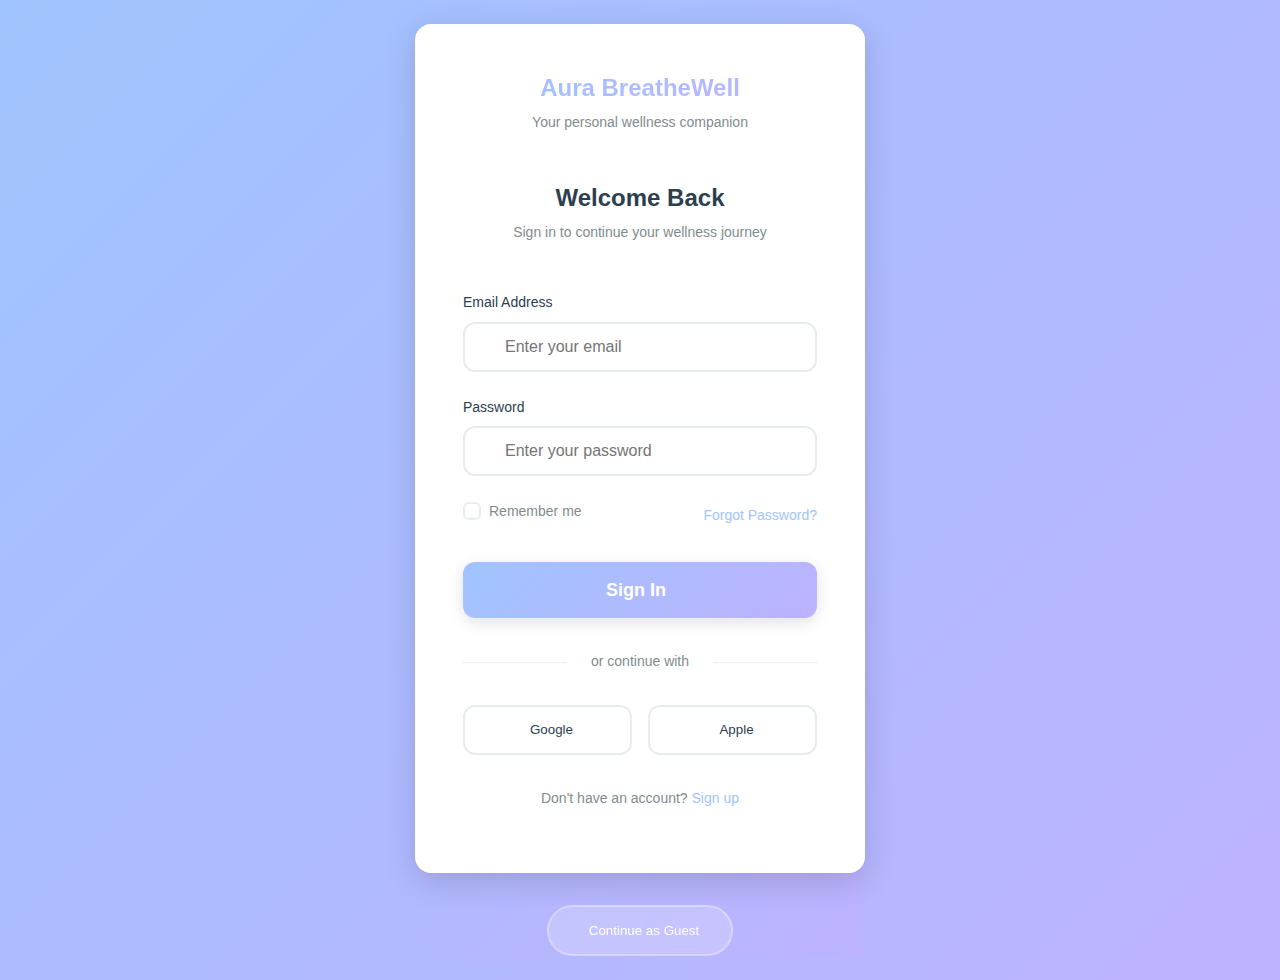
<file: AeroHealth/auth.html>
<!DOCTYPE html>
<html lang="en">
<head>
    <meta charset="UTF-8">
    <meta name="viewport" content="width=device-width, initial-scale=1.0">
    <title>Sign In - Aura BreatheWell</title>
    <link rel="stylesheet" href="styles/main.css">
    <link rel="stylesheet" href="styles/auth.css">
    <link rel="stylesheet" href="styles/responsive.css">
    <link href="https://cdnjs.cloudflare.com/ajax/libs/font-awesome/6.0.0/css/all.min.css" rel="stylesheet">
</head>
<body class="auth-page">
    <div class="auth-container">
        <!-- Background -->
        <div class="auth-background">
            <div class="floating-particles">
                <div class="particle"></div>
                <div class="particle"></div>
                <div class="particle"></div>
                <div class="particle"></div>
                <div class="particle"></div>
            </div>
        </div>

        <!-- Auth Form -->
        <div class="auth-form-container">
            <div class="auth-form">
                <!-- Logo -->
                <div class="auth-logo">
                    <i class="fas fa-wind"></i>
                    <h1>Aura BreatheWell</h1>
                    <p>Your personal wellness companion</p>
                </div>

                <!-- Sign In Form -->
                <form id="signInForm" class="auth-form-content">
                    <h2>Welcome Back</h2>
                    <p class="auth-subtitle">Sign in to continue your wellness journey</p>

                    <div class="form-group">
                        <label for="email">Email Address</label>
                        <div class="input-wrapper">
                            <i class="fas fa-envelope"></i>
                            <input type="email" id="email" name="email" required placeholder="Enter your email">
                        </div>
                    </div>

                    <div class="form-group">
                        <label for="password">Password</label>
                        <div class="input-wrapper">
                            <i class="fas fa-lock"></i>
                            <input type="password" id="password" name="password" required placeholder="Enter your password">
                            <button type="button" class="toggle-password" onclick="togglePassword()">
                                <i class="fas fa-eye"></i>
                            </button>
                        </div>
                    </div>

                    <div class="form-options">
                        <label class="checkbox-wrapper">
                            <input type="checkbox" id="rememberMe">
                            <span class="checkmark"></span>
                            Remember me
                        </label>
                        <a href="#" class="forgot-password" onclick="showForgotPassword()">Forgot Password?</a>
                    </div>

                    <button type="submit" class="auth-btn primary" id="signInBtn">
                        <span>Sign In</span>
                        <i class="fas fa-arrow-right"></i>
                    </button>

                    <div class="auth-divider">
                        <span>or continue with</span>
                    </div>

                    <div class="social-auth">
                        <button type="button" class="social-btn google" onclick="signInWithGoogle()">
                            <i class="fab fa-google"></i>
                            <span>Google</span>
                        </button>
                        <button type="button" class="social-btn apple" onclick="signInWithApple()">
                            <i class="fab fa-apple"></i>
                            <span>Apple</span>
                        </button>
                    </div>

                    <div class="auth-switch">
                        <p>Don't have an account? <a href="#" onclick="showSignUp()">Sign up</a></p>
                    </div>
                </form>

                <!-- Sign Up Form -->
                <form id="signUpForm" class="auth-form-content hidden">
                    <h2>Create Account</h2>
                    <p class="auth-subtitle">Start your wellness journey today</p>

                    <div class="form-row">
                        <div class="form-group">
                            <label for="firstName">First Name</label>
                            <div class="input-wrapper">
                                <i class="fas fa-user"></i>
                                <input type="text" id="firstName" name="firstName" required placeholder="First name">
                            </div>
                        </div>
                        <div class="form-group">
                            <label for="lastName">Last Name</label>
                            <div class="input-wrapper">
                                <i class="fas fa-user"></i>
                                <input type="text" id="lastName" name="lastName" required placeholder="Last name">
                            </div>
                        </div>
                    </div>

                    <div class="form-group">
                        <label for="signUpEmail">Email Address</label>
                        <div class="input-wrapper">
                            <i class="fas fa-envelope"></i>
                            <input type="email" id="signUpEmail" name="email" required placeholder="Enter your email">
                        </div>
                    </div>

                    <div class="form-group">
                        <label for="signUpPassword">Password</label>
                        <div class="input-wrapper">
                            <i class="fas fa-lock"></i>
                            <input type="password" id="signUpPassword" name="password" required placeholder="Create password">
                            <button type="button" class="toggle-password" onclick="togglePassword('signUpPassword')">
                                <i class="fas fa-eye"></i>
                            </button>
                        </div>
                        <div class="password-strength" id="passwordStrength">
                            <div class="strength-bar">
                                <div class="strength-fill"></div>
                            </div>
                            <span class="strength-text">Enter a password</span>
                        </div>
                    </div>

                    <div class="form-group">
                        <label for="confirmPassword">Confirm Password</label>
                        <div class="input-wrapper">
                            <i class="fas fa-lock"></i>
                            <input type="password" id="confirmPassword" name="confirmPassword" required placeholder="Confirm password">
                        </div>
                    </div>

                    <div class="form-options">
                        <label class="checkbox-wrapper">
                            <input type="checkbox" id="agreeTerms" required>
                            <span class="checkmark"></span>
                            I agree to the <a href="#" target="_blank">Terms of Service</a> and <a href="#" target="_blank">Privacy Policy</a>
                        </label>
                    </div>

                    <button type="submit" class="auth-btn primary" id="signUpBtn">
                        <span>Create Account</span>
                        <i class="fas fa-arrow-right"></i>
                    </button>

                    <div class="auth-switch">
                        <p>Already have an account? <a href="#" onclick="showSignIn()">Sign in</a></p>
                    </div>
                </form>

                <!-- Forgot Password Form -->
                <form id="forgotPasswordForm" class="auth-form-content hidden">
                    <h2>Reset Password</h2>
                    <p class="auth-subtitle">Enter your email to receive reset instructions</p>

                    <div class="form-group">
                        <label for="resetEmail">Email Address</label>
                        <div class="input-wrapper">
                            <i class="fas fa-envelope"></i>
                            <input type="email" id="resetEmail" name="email" required placeholder="Enter your email">
                        </div>
                    </div>

                    <button type="submit" class="auth-btn primary" id="resetBtn">
                        <span>Send Reset Link</span>
                        <i class="fas fa-paper-plane"></i>
                    </button>

                    <div class="auth-switch">
                        <p><a href="#" onclick="showSignIn()">← Back to Sign In</a></p>
                    </div>
                </form>
            </div>
        </div>

        <!-- Continue as Guest -->
        <div class="guest-option">
            <button class="guest-btn" onclick="continueAsGuest()">
                <i class="fas fa-user-clock"></i>
                <span>Continue as Guest</span>
            </button>
        </div>
    </div>

    <!-- Loading Overlay -->
    <div class="loading-overlay hidden" id="authLoadingOverlay">
        <div class="loading-spinner">
            <div class="spinner"></div>
            <div class="loading-text">Authenticating...</div>
        </div>
    </div>

    <!-- Notification Container -->
    <div class="notification-container" id="authNotificationContainer"></div>

    <!-- Scripts -->
    <script src="js/firebase-config.js"></script>
    <script src="js/auth.js"></script>
    <script>
        // Form switching functions
        function showSignIn() {
            document.getElementById('signInForm').classList.remove('hidden');
            document.getElementById('signUpForm').classList.add('hidden');
            document.getElementById('forgotPasswordForm').classList.add('hidden');
        }

        function showSignUp() {
            document.getElementById('signInForm').classList.add('hidden');
            document.getElementById('signUpForm').classList.remove('hidden');
            document.getElementById('forgotPasswordForm').classList.add('hidden');
        }

        function showForgotPassword() {
            document.getElementById('signInForm').classList.add('hidden');
            document.getElementById('signUpForm').classList.add('hidden');
            document.getElementById('forgotPasswordForm').classList.remove('hidden');
        }

        function togglePassword(inputId = 'password') {
            const input = document.getElementById(inputId);
            const icon = input.parentElement.querySelector('.toggle-password i');
            
            if (input.type === 'password') {
                input.type = 'text';
                icon.classList.remove('fa-eye');
                icon.classList.add('fa-eye-slash');
            } else {
                input.type = 'password';
                icon.classList.remove('fa-eye-slash');
                icon.classList.add('fa-eye');
            }
        }

        function continueAsGuest() {
            // Set guest mode in localStorage
            localStorage.setItem('userMode', 'guest');
            window.location.href = 'index.html';
        }

        // Password strength checker
        document.getElementById('signUpPassword')?.addEventListener('input', function() {
            const password = this.value;
            const strengthElement = document.getElementById('passwordStrength');
            const strengthBar = strengthElement.querySelector('.strength-fill');
            const strengthText = strengthElement.querySelector('.strength-text');
            
            let strength = 0;
            let text = 'Weak';
            let color = '#ff4757';
            
            if (password.length >= 8) strength++;
            if (/[A-Z]/.test(password)) strength++;
            if (/[a-z]/.test(password)) strength++;
            if (/[0-9]/.test(password)) strength++;
            if (/[^A-Za-z0-9]/.test(password)) strength++;
            
            if (strength >= 4) {
                text = 'Strong';
                color = '#2ed573';
            } else if (strength >= 3) {
                text = 'Good';
                color = '#ffa502';
            } else if (strength >= 2) {
                text = 'Fair';
                color = '#ff6348';
            }
            
            strengthBar.style.width = (strength * 20) + '%';
            strengthBar.style.backgroundColor = color;
            strengthText.textContent = text;
        });

        // Form submissions
        document.getElementById('signInForm').addEventListener('submit', async function(e) {
            e.preventDefault();
            const email = document.getElementById('email').value;
            const password = document.getElementById('password').value;
            
            try {
                showLoading(true);
                // Firebase auth will be implemented here
                console.log('Sign in attempt:', email);
                // For now, simulate success
                setTimeout(() => {
                    showLoading(false);
                    showNotification('Sign in successful!', 'success');
                    setTimeout(() => {
                        window.location.href = 'index.html';
                    }, 1000);
                }, 2000);
            } catch (error) {
                showLoading(false);
                showNotification('Sign in failed: ' + error.message, 'error');
            }
        });

        document.getElementById('signUpForm').addEventListener('submit', async function(e) {
            e.preventDefault();
            const password = document.getElementById('signUpPassword').value;
            const confirmPassword = document.getElementById('confirmPassword').value;
            
            if (password !== confirmPassword) {
                showNotification('Passwords do not match', 'error');
                return;
            }
            
            try {
                showLoading(true);
                // Firebase auth will be implemented here
                console.log('Sign up attempt');
                // For now, simulate success
                setTimeout(() => {
                    showLoading(false);
                    showNotification('Account created successfully!', 'success');
                    setTimeout(() => {
                        window.location.href = 'onboarding.html';
                    }, 1000);
                }, 2000);
            } catch (error) {
                showLoading(false);
                showNotification('Sign up failed: ' + error.message, 'error');
            }
        });

        document.getElementById('forgotPasswordForm').addEventListener('submit', async function(e) {
            e.preventDefault();
            const email = document.getElementById('resetEmail').value;
            
            try {
                showLoading(true);
                // Firebase auth will be implemented here
                console.log('Password reset for:', email);
                setTimeout(() => {
                    showLoading(false);
                    showNotification('Password reset email sent!', 'success');
                    setTimeout(() => {
                        showSignIn();
                    }, 2000);
                }, 1500);
            } catch (error) {
                showLoading(false);
                showNotification('Reset failed: ' + error.message, 'error');
            }
        });

        function showLoading(show) {
            const overlay = document.getElementById('authLoadingOverlay');
            if (show) {
                overlay.classList.remove('hidden');
            } else {
                overlay.classList.add('hidden');
            }
        }

        function showNotification(message, type = 'info') {
            const container = document.getElementById('authNotificationContainer');
            const notification = document.createElement('div');
            notification.className = `notification ${type}`;
            notification.innerHTML = `
                <div class="notification-content">
                    <i class="fas fa-${type === 'success' ? 'check-circle' : type === 'error' ? 'exclamation-circle' : 'info-circle'}"></i>
                    <span>${message}</span>
                </div>
                <button class="notification-close" onclick="this.parentElement.remove()">
                    <i class="fas fa-times"></i>
                </button>
            `;
            
            container.appendChild(notification);
            
            // Auto remove after 5 seconds
            setTimeout(() => {
                if (notification.parentElement) {
                    notification.remove();
                }
            }, 5000);
        }

        // Social auth functions (prepared for Firebase)
        function signInWithGoogle() {
            console.log('Google sign in (Firebase implementation pending)');
            showNotification('Google sign in will be available soon', 'info');
        }

        function signInWithApple() {
            console.log('Apple sign in (Firebase implementation pending)');
            showNotification('Apple sign in will be available soon', 'info');
        }
    </script>
</body>
</html>
</file>
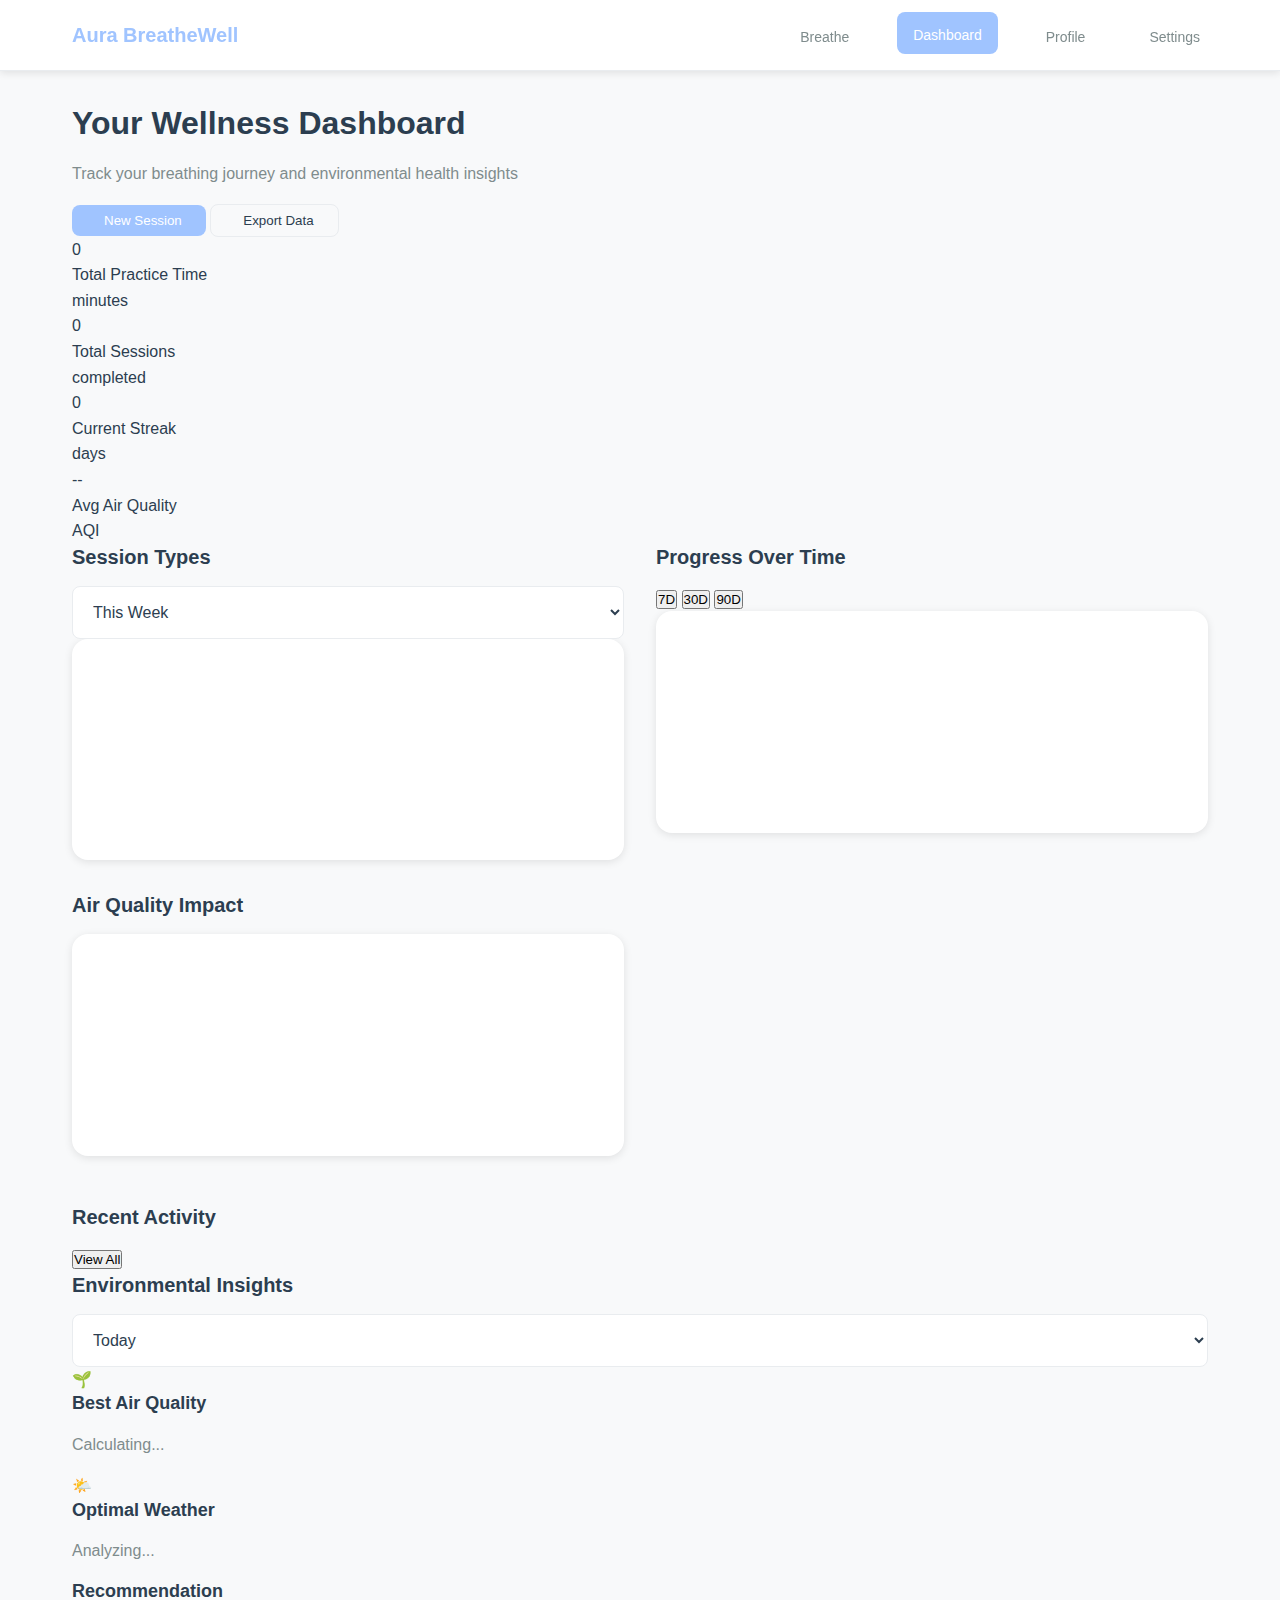
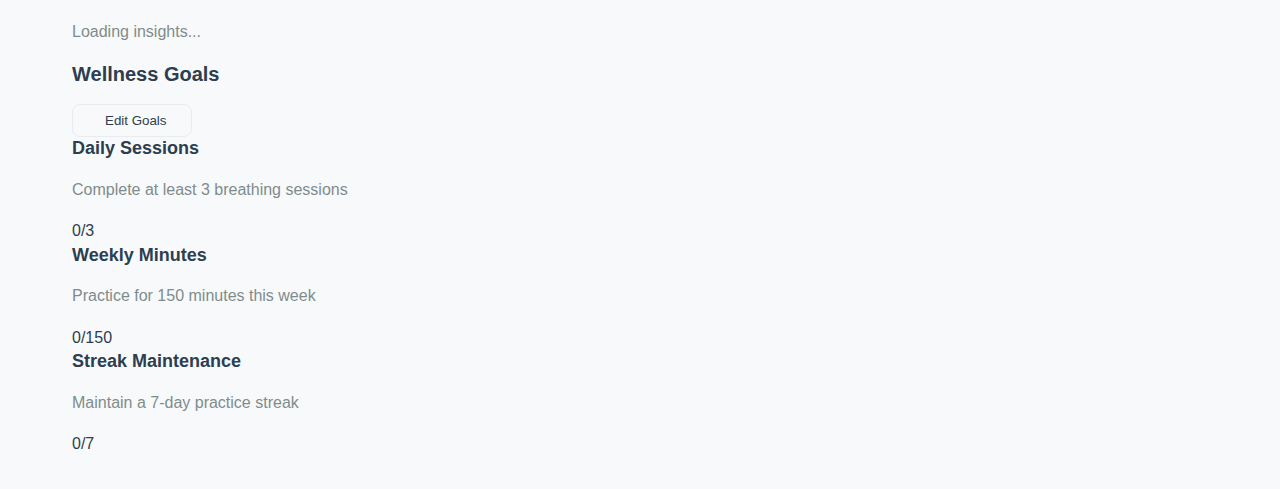
<file: AeroHealth/dashboard.html>
<!DOCTYPE html>
<html lang="en">
<head>
    <meta charset="UTF-8">
    <meta name="viewport" content="width=device-width, initial-scale=1.0">
    <title>Dashboard - Aura BreatheWell</title>
    <link rel="stylesheet" href="styles/main.css">
    <link rel="stylesheet" href="styles/responsive.css">
    <link href="https://cdnjs.cloudflare.com/ajax/libs/font-awesome/6.0.0/css/all.min.css" rel="stylesheet">
    <script src="https://cdn.jsdelivr.net/npm/chart.js"></script>
</head>
<body class="dashboard-page">
    <header class="nav-header">
        <div class="nav-container">
            <div class="logo">
                <i class="fas fa-wind"></i>
                <span>Aura BreatheWell</span>
            </div>
            <nav class="nav-menu">
                <a href="index.html" class="nav-item">
                    <i class="fas fa-lungs"></i>
                    <span>Breathe</span>
                </a>
                <a href="#" class="nav-item active">
                    <i class="fas fa-chart-line"></i>
                    <span>Dashboard</span>
                </a>
                <a href="profile.html" class="nav-item">
                    <i class="fas fa-user"></i>
                    <span>Profile</span>
                </a>
                <a href="settings.html" class="nav-item">
                    <i class="fas fa-cog"></i>
                    <span>Settings</span>
                </a>
            </nav>
        </div>
    </header>

    <main class="dashboard-main">
        <div class="dashboard-container">
            <!-- Dashboard Header -->
            <section class="dashboard-header">
                <div class="header-content">
                    <h1>Your Wellness Dashboard</h1>
                    <p>Track your breathing journey and environmental health insights</p>
                </div>
                <div class="header-actions">
                    <button class="btn-primary" id="newSessionBtn">
                        <i class="fas fa-plus"></i>
                        New Session
                    </button>
                    <button class="btn-secondary" id="exportBtn">
                        <i class="fas fa-download"></i>
                        Export Data
                    </button>
                </div>
            </section>

            <!-- Key Metrics -->
            <section class="metrics-section">
                <div class="metrics-grid">
                    <div class="metric-card primary">
                        <div class="metric-icon">
                            <i class="fas fa-clock"></i>
                        </div>
                        <div class="metric-content">
                            <div class="metric-value" id="totalTimeMetric">0</div>
                            <div class="metric-label">Total Practice Time</div>
                            <div class="metric-unit">minutes</div>
                        </div>
                    </div>
                    
                    <div class="metric-card success">
                        <div class="metric-icon">
                            <i class="fas fa-calendar-check"></i>
                        </div>
                        <div class="metric-content">
                            <div class="metric-value" id="sessionsMetric">0</div>
                            <div class="metric-label">Total Sessions</div>
                            <div class="metric-unit">completed</div>
                        </div>
                    </div>
                    
                    <div class="metric-card warning">
                        <div class="metric-icon">
                            <i class="fas fa-fire"></i>
                        </div>
                        <div class="metric-content">
                            <div class="metric-value" id="streakMetric">0</div>
                            <div class="metric-label">Current Streak</div>
                            <div class="metric-unit">days</div>
                        </div>
                    </div>
                    
                    <div class="metric-card info">
                        <div class="metric-icon">
                            <i class="fas fa-leaf"></i>
                        </div>
                        <div class="metric-content">
                            <div class="metric-value" id="aqiMetric">--</div>
                            <div class="metric-label">Avg Air Quality</div>
                            <div class="metric-unit">AQI</div>
                        </div>
                    </div>
                </div>
            </section>

            <!-- Charts Section -->
            <section class="charts-section">
                <div class="charts-grid">
                    <!-- Session Types Distribution -->
                    <div class="chart-card">
                        <div class="chart-header">
                            <h3>Session Types</h3>
                            <select id="sessionTypeTimeframe">
                                <option value="week">This Week</option>
                                <option value="month">This Month</option>
                                <option value="all">All Time</option>
                            </select>
                        </div>
                        <div class="chart-container">
                            <canvas id="sessionTypesChart"></canvas>
                        </div>
                    </div>

                    <!-- Progress Over Time -->
                    <div class="chart-card full-width">
                        <div class="chart-header">
                            <h3>Progress Over Time</h3>
                            <div class="chart-controls">
                                <button class="chart-btn active" data-period="7">7D</button>
                                <button class="chart-btn" data-period="30">30D</button>
                                <button class="chart-btn" data-period="90">90D</button>
                            </div>
                        </div>
                        <div class="chart-container">
                            <canvas id="progressChart"></canvas>
                        </div>
                    </div>

                    <!-- Air Quality Correlation -->
                    <div class="chart-card">
                        <div class="chart-header">
                            <h3>Air Quality Impact</h3>
                            <div class="chart-info">
                                <i class="fas fa-info-circle" title="Shows how air quality affects your breathing sessions"></i>
                            </div>
                        </div>
                        <div class="chart-container">
                            <canvas id="airQualityChart"></canvas>
                        </div>
                    </div>
                </div>
            </section>

            <!-- Recent Activity -->
            <section class="activity-section">
                <div class="activity-header">
                    <h3>Recent Activity</h3>
                    <button class="view-all-btn">View All</button>
                </div>
                <div class="activity-list" id="recentActivityList">
                    <!-- Activities will be populated by JavaScript -->
                </div>
            </section>

            <!-- Environmental Insights -->
            <section class="insights-section">
                <div class="insights-header">
                    <h3>Environmental Insights</h3>
                    <div class="insights-period">
                        <select id="insightsPeriod">
                            <option value="today">Today</option>
                            <option value="week">This Week</option>
                            <option value="month">This Month</option>
                        </select>
                    </div>
                </div>
                <div class="insights-grid">
                    <div class="insight-card">
                        <div class="insight-icon">🌱</div>
                        <div class="insight-content">
                            <h4>Best Air Quality</h4>
                            <p id="bestAirQuality">Calculating...</p>
                        </div>
                    </div>
                    <div class="insight-card">
                        <div class="insight-icon">🌤️</div>
                        <div class="insight-content">
                            <h4>Optimal Weather</h4>
                            <p id="optimalWeather">Analyzing...</p>
                        </div>
                    </div>
                    <div class="insight-card">
                        <div class="insight-content">
                            <h4>Recommendation</h4>
                            <p id="environmentalRecommendation">Loading insights...</p>
                        </div>
                    </div>
                </div>
            </section>

            <!-- Goals Section -->
            <section class="goals-section">
                <div class="goals-header">
                    <h3>Wellness Goals</h3>
                    <button class="btn-secondary" id="editGoalsBtn">
                        <i class="fas fa-edit"></i>
                        Edit Goals
                    </button>
                </div>
                <div class="goals-list">
                    <div class="goal-item">
                        <div class="goal-info">
                            <h4>Daily Sessions</h4>
                            <p>Complete at least 3 breathing sessions</p>
                        </div>
                        <div class="goal-progress">
                            <div class="progress-bar">
                                <div class="progress-fill" id="dailySessionsProgress"></div>
                            </div>
                            <span class="progress-text" id="dailySessionsText">0/3</span>
                        </div>
                    </div>
                    <div class="goal-item">
                        <div class="goal-info">
                            <h4>Weekly Minutes</h4>
                            <p>Practice for 150 minutes this week</p>
                        </div>
                        <div class="goal-progress">
                            <div class="progress-bar">
                                <div class="progress-fill" id="weeklyMinutesProgress"></div>
                            </div>
                            <span class="progress-text" id="weeklyMinutesText">0/150</span>
                        </div>
                    </div>
                    <div class="goal-item">
                        <div class="goal-info">
                            <h4>Streak Maintenance</h4>
                            <p>Maintain a 7-day practice streak</p>
                        </div>
                        <div class="goal-progress">
                            <div class="progress-bar">
                                <div class="progress-fill" id="streakProgress"></div>
                            </div>
                            <span class="progress-text" id="streakText">0/7</span>
                        </div>
                    </div>
                </div>
            </section>
        </div>
    </main>

    <!-- Scripts -->
    <script src="js/firebase-config.js"></script>
    <script src="js/auth.js"></script>
    <script src="js/analytics.js"></script>
    <script>
        // Dashboard specific functionality
        document.addEventListener('DOMContentLoaded', function() {
            loadDashboardData();
            setupEventListeners();
        });

        function loadDashboardData() {
            // Load session data from localStorage (will be replaced with Firebase)
            const sessions = JSON.parse(localStorage.getItem('breathingSessions') || '[]');
            const totalSessions = sessions.length;
            const totalTime = sessions.reduce((sum, session) => sum + (session.duration || 0), 0);
            const streak = calculateStreak(sessions);
            
            // Update metrics
            document.getElementById('totalTimeMetric').textContent = Math.round(totalTime / 60);
            document.getElementById('sessionsMetric').textContent = totalSessions;
            document.getElementById('streakMetric').textContent = streak;
            
            // Load charts
            loadSessionTypesChart(sessions);
            loadProgressChart(sessions);
            loadAirQualityChart(sessions);
            
            // Load recent activity
            loadRecentActivity(sessions);
            
            // Update goals
            updateGoalProgress(sessions);
        }

        function setupEventListeners() {
            document.getElementById('newSessionBtn').addEventListener('click', function() {
                window.location.href = 'index.html';
            });

            document.getElementById('exportBtn').addEventListener('click', exportData);
            
            // Chart timeframe controls
            document.querySelectorAll('.chart-btn').forEach(btn => {
                btn.addEventListener('click', function() {
                    document.querySelectorAll('.chart-btn').forEach(b => b.classList.remove('active'));
                    this.classList.add('active');
                    const period = this.dataset.period;
                    updateProgressChart(period);
                });
            });
        }

        function calculateStreak(sessions) {
            if (sessions.length === 0) return 0;
            
            const today = new Date();
            let streak = 0;
            let currentDate = new Date(today);
            
            while (true) {
                const dateStr = currentDate.toDateString();
                const hasSession = sessions.some(session => 
                    new Date(session.date).toDateString() === dateStr
                );
                
                if (hasSession) {
                    streak++;
                    currentDate.setDate(currentDate.getDate() - 1);
                } else {
                    break;
                }
            }
            
            return streak;
        }

        function loadSessionTypesChart(sessions) {
            const ctx = document.getElementById('sessionTypesChart').getContext('2d');
            const sessionTypes = sessions.reduce((acc, session) => {
                acc[session.type] = (acc[session.type] || 0) + 1;
                return acc;
            }, {});

            new Chart(ctx, {
                type: 'doughnut',
                data: {
                    labels: Object.keys(sessionTypes),
                    datasets: [{
                        data: Object.values(sessionTypes),
                        backgroundColor: [
                            '#a0c4ff',
                            '#ffadad',
                            '#caffbf',
                            '#ffd6a5'
                        ]
                    }]
                },
                options: {
                    responsive: true,
                    maintainAspectRatio: false,
                    plugins: {
                        legend: {
                            position: 'bottom'
                        }
                    }
                }
            });
        }

        function loadProgressChart(sessions) {
            const ctx = document.getElementById('progressChart').getContext('2d');
            
            // Group sessions by date
            const dailyData = sessions.reduce((acc, session) => {
                const date = new Date(session.date).toDateString();
                if (!acc[date]) {
                    acc[date] = { sessions: 0, duration: 0 };
                }
                acc[date].sessions++;
                acc[date].duration += session.duration || 0;
                return acc;
            }, {});

            const dates = Object.keys(dailyData).slice(-30);
            const sessionCounts = dates.map(date => dailyData[date].sessions);
            const durations = dates.map(date => Math.round(dailyData[date].duration / 60));

            new Chart(ctx, {
                type: 'line',
                data: {
                    labels: dates.map(date => new Date(date).toLocaleDateString()),
                    datasets: [{
                        label: 'Sessions',
                        data: sessionCounts,
                        borderColor: '#a0c4ff',
                        backgroundColor: 'rgba(160, 196, 255, 0.1)',
                        yAxisID: 'y'
                    }, {
                        label: 'Duration (min)',
                        data: durations,
                        borderColor: '#ffadad',
                        backgroundColor: 'rgba(255, 173, 173, 0.1)',
                        yAxisID: 'y1'
                    }]
                },
                options: {
                    responsive: true,
                    maintainAspectRatio: false,
                    scales: {
                        y: {
                            type: 'linear',
                            display: true,
                            position: 'left',
                        },
                        y1: {
                            type: 'linear',
                            display: true,
                            position: 'right',
                            grid: {
                                drawOnChartArea: false,
                            },
                        }
                    }
                }
            });
        }

        function loadAirQualityChart(sessions) {
            const ctx = document.getElementById('airQualityChart').getContext('2d');
            
            // Mock AQI data (will be replaced with real data from Firebase)
            const aqiData = sessions.map((session, index) => ({
                aqi: Math.floor(Math.random() * 150) + 50,
                duration: session.duration || 0
            }));

            new Chart(ctx, {
                type: 'scatter',
                data: {
                    datasets: [{
                        label: 'Session Duration vs AQI',
                        data: aqiData.map(d => ({ x: d.aqi, y: d.duration })),
                        backgroundColor: '#caffbf'
                    }]
                },
                options: {
                    responsive: true,
                    maintainAspectRatio: false,
                    scales: {
                        x: {
                            title: {
                                display: true,
                                text: 'Air Quality Index'
                            }
                        },
                        y: {
                            title: {
                                display: true,
                                text: 'Session Duration (seconds)'
                            }
                        }
                    }
                }
            });
        }

        function loadRecentActivity(sessions) {
            const recentSessions = sessions.slice(-5).reverse();
            const activityList = document.getElementById('recentActivityList');
            
            if (recentSessions.length === 0) {
                activityList.innerHTML = '<div class="no-activity">No recent sessions. Start your first breathing session!</div>';
                return;
            }

            activityList.innerHTML = recentSessions.map(session => `
                <div class="activity-item">
                    <div class="activity-icon">
                        ${getSessionIcon(session.type)}
                    </div>
                    <div class="activity-content">
                        <div class="activity-title">${getSessionName(session.type)} Session</div>
                        <div class="activity-details">
                            ${Math.round((session.duration || 0) / 60)} minutes • 
                            ${new Date(session.date).toLocaleDateString()}
                        </div>
                    </div>
                    <div class="activity-status completed">
                        <i class="fas fa-check"></i>
                    </div>
                </div>
            `).join('');
        }

        function updateGoalProgress(sessions) {
            const today = new Date().toDateString();
            const todaySessions = sessions.filter(session => 
                new Date(session.date).toDateString() === today
            ).length;
            
            // Update daily sessions progress
            const dailyProgress = Math.min(todaySessions / 3 * 100, 100);
            document.getElementById('dailySessionsProgress').style.width = dailyProgress + '%';
            document.getElementById('dailySessionsText').textContent = `${todaySessions}/3`;
            
            // Calculate weekly minutes
            const weekStart = new Date();
            weekStart.setDate(weekStart.getDate() - weekStart.getDay());
            const weekSessions = sessions.filter(session => 
                new Date(session.date) >= weekStart
            );
            const weeklyMinutes = Math.round(weekSessions.reduce((sum, session) => 
                sum + (session.duration || 0), 0) / 60);
            
            const weeklyProgress = Math.min(weeklyMinutes / 150 * 100, 100);
            document.getElementById('weeklyMinutesProgress').style.width = weeklyProgress + '%';
            document.getElementById('weeklyMinutesText').textContent = `${weeklyMinutes}/150`;
            
            // Update streak progress
            const streak = calculateStreak(sessions);
            const streakProgress = Math.min(streak / 7 * 100, 100);
            document.getElementById('streakProgress').style.width = streakProgress + '%';
            document.getElementById('streakText').textContent = `${streak}/7`;
        }

        function getSessionIcon(type) {
            const icons = {
                calm: '🌊',
                energy: '⚡',
                focus: '🧘',
                sleep: '🌙'
            };
            return icons[type] || '🧘';
        }

        function getSessionName(type) {
            const names = {
                calm: 'Deep Calm',
                energy: 'Energizing',
                focus: 'Focused Mind',
                sleep: 'Sleep Ready'
            };
            return names[type] || 'Breathing';
        }

        function exportData() {
            const sessions = JSON.parse(localStorage.getItem('breathingSessions') || '[]');
            const dataStr = JSON.stringify(sessions, null, 2);
            const dataBlob = new Blob([dataStr], {type: 'application/json'});
            
            const link = document.createElement('a');
            link.href = URL.createObjectURL(dataBlob);
            link.download = `breathewell-data-${new Date().toISOString().split('T')[0]}.json`;
            link.click();
        }
    </script>
</body>
</html>
</file>
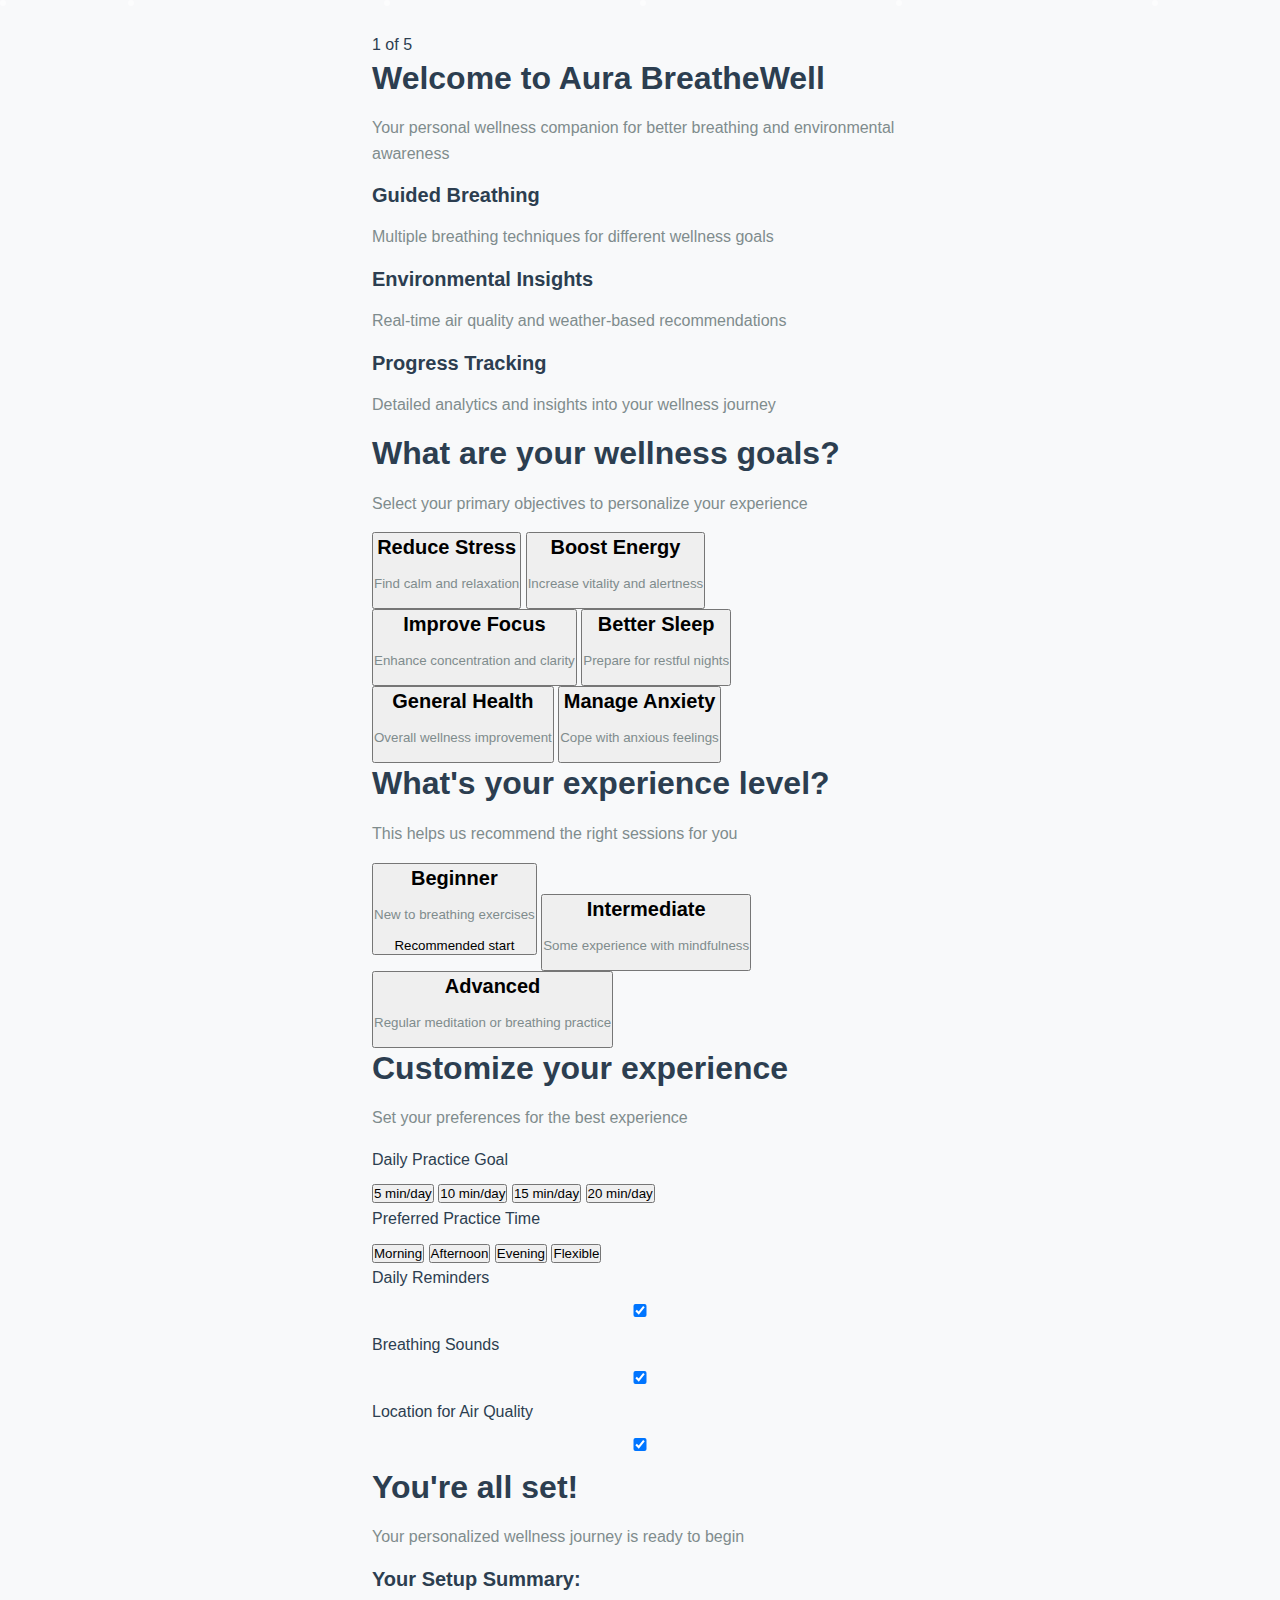
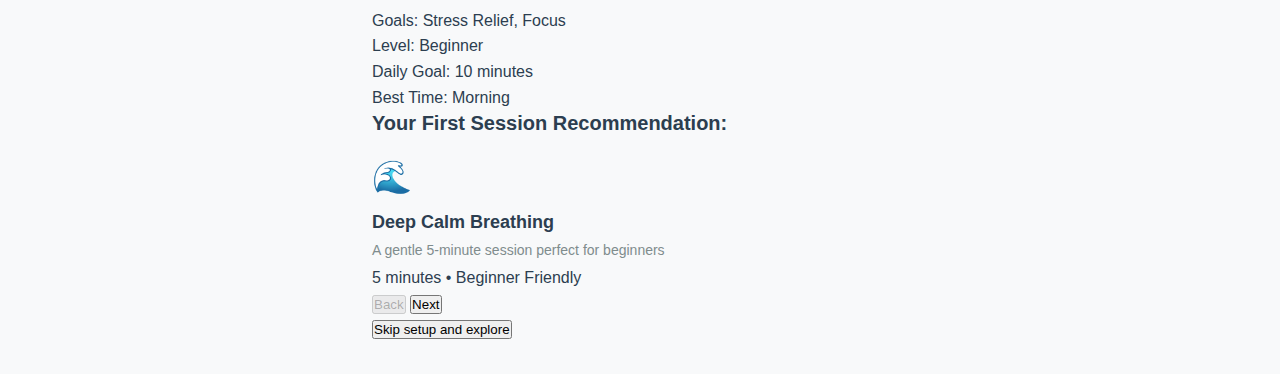
<file: AeroHealth/onboarding.html>
<!DOCTYPE html>
<html lang="en">
<head>
    <meta charset="UTF-8">
    <meta name="viewport" content="width=device-width, initial-scale=1.0">
    <title>Welcome - Aura BreatheWell</title>
    <link rel="stylesheet" href="styles/main.css">
    <link rel="stylesheet" href="styles/responsive.css">
    <link href="https://cdnjs.cloudflare.com/ajax/libs/font-awesome/6.0.0/css/all.min.css" rel="stylesheet">
</head>
<body class="onboarding-page">
    <div class="onboarding-container">
        <!-- Progress Indicator -->
        <div class="progress-indicator">
            <div class="progress-bar">
                <div class="progress-fill" id="progressFill"></div>
            </div>
            <div class="progress-text">
                <span id="currentStep">1</span> of <span id="totalSteps">5</span>
            </div>
        </div>

        <!-- Step 1: Welcome -->
        <div class="onboarding-step active" id="step1">
            <div class="step-content">
                <div class="step-icon">
                    <i class="fas fa-wind"></i>
                </div>
                <h1>Welcome to Aura BreatheWell</h1>
                <p class="step-subtitle">Your personal wellness companion for better breathing and environmental awareness</p>
                
                <div class="feature-highlights">
                    <div class="feature">
                        <i class="fas fa-lungs"></i>
                        <h3>Guided Breathing</h3>
                        <p>Multiple breathing techniques for different wellness goals</p>
                    </div>
                    <div class="feature">
                        <i class="fas fa-leaf"></i>
                        <h3>Environmental Insights</h3>
                        <p>Real-time air quality and weather-based recommendations</p>
                    </div>
                    <div class="feature">
                        <i class="fas fa-chart-line"></i>
                        <h3>Progress Tracking</h3>
                        <p>Detailed analytics and insights into your wellness journey</p>
                    </div>
                </div>
            </div>
        </div>

        <!-- Step 2: Goals -->
        <div class="onboarding-step" id="step2">
            <div class="step-content">
                <div class="step-icon">
                    <i class="fas fa-target"></i>
                </div>
                <h1>What are your wellness goals?</h1>
                <p class="step-subtitle">Select your primary objectives to personalize your experience</p>
                
                <div class="goals-grid">
                    <button class="goal-card" onclick="toggleGoal(this, 'stress')">
                        <i class="fas fa-spa"></i>
                        <h3>Reduce Stress</h3>
                        <p>Find calm and relaxation</p>
                    </button>
                    <button class="goal-card" onclick="toggleGoal(this, 'energy')">
                        <i class="fas fa-bolt"></i>
                        <h3>Boost Energy</h3>
                        <p>Increase vitality and alertness</p>
                    </button>
                    <button class="goal-card" onclick="toggleGoal(this, 'focus')">
                        <i class="fas fa-bullseye"></i>
                        <h3>Improve Focus</h3>
                        <p>Enhance concentration and clarity</p>
                    </button>
                    <button class="goal-card" onclick="toggleGoal(this, 'sleep')">
                        <i class="fas fa-moon"></i>
                        <h3>Better Sleep</h3>
                        <p>Prepare for restful nights</p>
                    </button>
                    <button class="goal-card" onclick="toggleGoal(this, 'health')">
                        <i class="fas fa-heart"></i>
                        <h3>General Health</h3>
                        <p>Overall wellness improvement</p>
                    </button>
                    <button class="goal-card" onclick="toggleGoal(this, 'anxiety')">
                        <i class="fas fa-shield-alt"></i>
                        <h3>Manage Anxiety</h3>
                        <p>Cope with anxious feelings</p>
                    </button>
                </div>
            </div>
        </div>

        <!-- Step 3: Experience Level -->
        <div class="onboarding-step" id="step3">
            <div class="step-content">
                <div class="step-icon">
                    <i class="fas fa-graduation-cap"></i>
                </div>
                <h1>What's your experience level?</h1>
                <p class="step-subtitle">This helps us recommend the right sessions for you</p>
                
                <div class="experience-options">
                    <button class="experience-card" onclick="setExperience(this, 'beginner')">
                        <i class="fas fa-seedling"></i>
                        <h3>Beginner</h3>
                        <p>New to breathing exercises</p>
                        <div class="recommended-badge">Recommended start</div>
                    </button>
                    <button class="experience-card" onclick="setExperience(this, 'intermediate')">
                        <i class="fas fa-tree"></i>
                        <h3>Intermediate</h3>
                        <p>Some experience with mindfulness</p>
                    </button>
                    <button class="experience-card" onclick="setExperience(this, 'advanced')">
                        <i class="fas fa-mountain"></i>
                        <h3>Advanced</h3>
                        <p>Regular meditation or breathing practice</p>
                    </button>
                </div>
            </div>
        </div>

        <!-- Step 4: Preferences -->
        <div class="onboarding-step" id="step4">
            <div class="step-content">
                <div class="step-icon">
                    <i class="fas fa-sliders-h"></i>
                </div>
                <h1>Customize your experience</h1>
                <p class="step-subtitle">Set your preferences for the best experience</p>
                
                <div class="preferences-form">
                    <div class="preference-group">
                        <label>Daily Practice Goal</label>
                        <div class="practice-options">
                            <button class="practice-option" onclick="setPracticeGoal(this, 5)">5 min/day</button>
                            <button class="practice-option selected" onclick="setPracticeGoal(this, 10)">10 min/day</button>
                            <button class="practice-option" onclick="setPracticeGoal(this, 15)">15 min/day</button>
                            <button class="practice-option" onclick="setPracticeGoal(this, 20)">20 min/day</button>
                        </div>
                    </div>

                    <div class="preference-group">
                        <label>Preferred Practice Time</label>
                        <div class="time-options">
                            <button class="time-option" onclick="setPracticeTime(this, 'morning')">
                                <i class="fas fa-sun"></i>
                                Morning
                            </button>
                            <button class="time-option" onclick="setPracticeTime(this, 'afternoon')">
                                <i class="fas fa-cloud-sun"></i>
                                Afternoon
                            </button>
                            <button class="time-option" onclick="setPracticeTime(this, 'evening')">
                                <i class="fas fa-moon"></i>
                                Evening
                            </button>
                            <button class="time-option" onclick="setPracticeTime(this, 'flexible')">
                                <i class="fas fa-clock"></i>
                                Flexible
                            </button>
                        </div>
                    </div>

                    <div class="preference-group">
                        <div class="preference-item">
                            <label for="notifications">Daily Reminders</label>
                            <label class="toggle-switch">
                                <input type="checkbox" id="notifications" checked>
                                <span class="slider"></span>
                            </label>
                        </div>
                        <div class="preference-item">
                            <label for="sounds">Breathing Sounds</label>
                            <label class="toggle-switch">
                                <input type="checkbox" id="sounds" checked>
                                <span class="slider"></span>
                            </label>
                        </div>
                        <div class="preference-item">
                            <label for="location">Location for Air Quality</label>
                            <label class="toggle-switch">
                                <input type="checkbox" id="location" checked>
                                <span class="slider"></span>
                            </label>
                        </div>
                    </div>
                </div>
            </div>
        </div>

        <!-- Step 5: Ready to Start -->
        <div class="onboarding-step" id="step5">
            <div class="step-content">
                <div class="step-icon celebration">
                    <i class="fas fa-star"></i>
                </div>
                <h1>You're all set!</h1>
                <p class="step-subtitle">Your personalized wellness journey is ready to begin</p>
                
                <div class="setup-summary">
                    <h3>Your Setup Summary:</h3>
                    <div class="summary-items">
                        <div class="summary-item">
                            <i class="fas fa-target"></i>
                            <span>Goals: <span id="selectedGoals">Stress Relief, Focus</span></span>
                        </div>
                        <div class="summary-item">
                            <i class="fas fa-graduation-cap"></i>
                            <span>Level: <span id="selectedLevel">Beginner</span></span>
                        </div>
                        <div class="summary-item">
                            <i class="fas fa-clock"></i>
                            <span>Daily Goal: <span id="selectedGoal">10 minutes</span></span>
                        </div>
                        <div class="summary-item">
                            <i class="fas fa-sun"></i>
                            <span>Best Time: <span id="selectedTime">Morning</span></span>
                        </div>
                    </div>
                </div>

                <div class="first-session-preview">
                    <h3>Your First Session Recommendation:</h3>
                    <div class="session-preview">
                        <div class="session-icon">🌊</div>
                        <div class="session-info">
                            <h4>Deep Calm Breathing</h4>
                            <p>A gentle 5-minute session perfect for beginners</p>
                            <span class="session-duration">5 minutes • Beginner Friendly</span>
                        </div>
                    </div>
                </div>
            </div>
        </div>

        <!-- Navigation -->
        <div class="onboarding-navigation">
            <button class="nav-btn secondary" id="backBtn" onclick="previousStep()" disabled>
                <i class="fas fa-arrow-left"></i>
                Back
            </button>
            <button class="nav-btn primary" id="nextBtn" onclick="nextStep()">
                Next
                <i class="fas fa-arrow-right"></i>
            </button>
        </div>

        <!-- Skip Option -->
        <div class="skip-option">
            <button class="skip-btn" onclick="skipOnboarding()">
                Skip setup and explore
            </button>
        </div>
    </div>

    <!-- Background Animation -->
    <div class="onboarding-background">
        <div class="floating-particles">
            <div class="particle"></div>
            <div class="particle"></div>
            <div class="particle"></div>
            <div class="particle"></div>
            <div class="particle"></div>
            <div class="particle"></div>
        </div>
    </div>

    <script>
        let currentStep = 1;
        const totalSteps = 5;
        let onboardingData = {
            goals: [],
            experience: '',
            practiceGoal: 10,
            practiceTime: '',
            notifications: true,
            sounds: true,
            location: true
        };

        document.addEventListener('DOMContentLoaded', function() {
            updateProgress();
        });

        function nextStep() {
            if (currentStep < totalSteps) {
                // Validate current step
                if (validateStep(currentStep)) {
                    document.getElementById(`step${currentStep}`).classList.remove('active');
                    currentStep++;
                    document.getElementById(`step${currentStep}`).classList.add('active');
                    updateProgress();
                    updateNavigation();
                    
                    // Update final step summary
                    if (currentStep === 5) {
                        updateSummary();
                    }
                }
            } else {
                completeOnboarding();
            }
        }

        function previousStep() {
            if (currentStep > 1) {
                document.getElementById(`step${currentStep}`).classList.remove('active');
                currentStep--;
                document.getElementById(`step${currentStep}`).classList.add('active');
                updateProgress();
                updateNavigation();
            }
        }

        function updateProgress() {
            const progress = (currentStep / totalSteps) * 100;
            document.getElementById('progressFill').style.width = progress + '%';
            document.getElementById('currentStep').textContent = currentStep;
            document.getElementById('totalSteps').textContent = totalSteps;
        }

        function updateNavigation() {
            const backBtn = document.getElementById('backBtn');
            const nextBtn = document.getElementById('nextBtn');
            
            backBtn.disabled = currentStep === 1;
            
            if (currentStep === totalSteps) {
                nextBtn.innerHTML = 'Start My Journey <i class="fas fa-rocket"></i>';
            } else {
                nextBtn.innerHTML = 'Next <i class="fas fa-arrow-right"></i>';
            }
        }

        function validateStep(step) {
            switch(step) {
                case 2:
                    if (onboardingData.goals.length === 0) {
                        showStepError('Please select at least one wellness goal');
                        return false;
                    }
                    break;
                case 3:
                    if (!onboardingData.experience) {
                        showStepError('Please select your experience level');
                        return false;
                    }
                    break;
                case 4:
                    if (!onboardingData.practiceTime) {
                        showStepError('Please select your preferred practice time');
                        return false;
                    }
                    break;
            }
            return true;
        }

        function showStepError(message) {
            // Simple error notification
            const error = document.createElement('div');
            error.className = 'step-error';
            error.style.cssText = `
                position: fixed;
                top: 20px;
                left: 50%;
                transform: translateX(-50%);
                background: #ff4757;
                color: white;
                padding: 15px 20px;
                border-radius: 8px;
                z-index: 1000;
            `;
            error.textContent = message;
            
            document.body.appendChild(error);
            
            setTimeout(() => {
                error.remove();
            }, 3000);
        }

        function toggleGoal(element, goalType) {
            element.classList.toggle('selected');
            
            if (element.classList.contains('selected')) {
                onboardingData.goals.push(goalType);
            } else {
                const index = onboardingData.goals.indexOf(goalType);
                if (index > -1) {
                    onboardingData.goals.splice(index, 1);
                }
            }
        }

        function setExperience(element, level) {
            document.querySelectorAll('.experience-card').forEach(card => 
                card.classList.remove('selected')
            );
            element.classList.add('selected');
            onboardingData.experience = level;
        }

        function setPracticeGoal(element, minutes) {
            document.querySelectorAll('.practice-option').forEach(option => 
                option.classList.remove('selected')
            );
            element.classList.add('selected');
            onboardingData.practiceGoal = minutes;
        }

        function setPracticeTime(element, time) {
            document.querySelectorAll('.time-option').forEach(option => 
                option.classList.remove('selected')
            );
            element.classList.add('selected');
            onboardingData.practiceTime = time;
        }

        function updateSummary() {
            const goalNames = {
                stress: 'Stress Relief',
                energy: 'Energy Boost',
                focus: 'Focus',
                sleep: 'Better Sleep',
                health: 'General Health',
                anxiety: 'Anxiety Management'
            };
            
            const timeNames = {
                morning: 'Morning',
                afternoon: 'Afternoon',
                evening: 'Evening',
                flexible: 'Flexible'
            };
            
            document.getElementById('selectedGoals').textContent = 
                onboardingData.goals.map(goal => goalNames[goal]).join(', ');
            document.getElementById('selectedLevel').textContent = 
                onboardingData.experience.charAt(0).toUpperCase() + onboardingData.experience.slice(1);
            document.getElementById('selectedGoal').textContent = 
                onboardingData.practiceGoal + ' minutes';
            document.getElementById('selectedTime').textContent = 
                timeNames[onboardingData.practiceTime];
        }

        function completeOnboarding() {
            // Collect final preferences
            onboardingData.notifications = document.getElementById('notifications').checked;
            onboardingData.sounds = document.getElementById('sounds').checked;
            onboardingData.location = document.getElementById('location').checked;
            
            // Save onboarding data
            localStorage.setItem('onboardingData', JSON.stringify(onboardingData));
            localStorage.setItem('onboardingCompleted', 'true');
            
            // Initialize user profile
            const userProfile = {
                name: 'Wellness User',
                goals: onboardingData.goals,
                experience: onboardingData.experience,
                practiceGoal: onboardingData.practiceGoal,
                practiceTime: onboardingData.practiceTime,
                joinDate: new Date().toISOString()
            };
            
            localStorage.setItem('userProfile', JSON.stringify(userProfile));
            
            // Initialize app settings
            const appSettings = {
                notifications: onboardingData.notifications,
                sounds: onboardingData.sounds,
                location: onboardingData.location,
                theme: 'auto',
                language: 'en'
            };
            
            localStorage.setItem('appSettings', JSON.stringify(appSettings));
            
            // Request permissions if needed
            if (onboardingData.notifications && 'Notification' in window) {
                Notification.requestPermission();
            }
            
            if (onboardingData.location) {
                navigator.geolocation.getCurrentPosition(() => {}, () => {});
            }
            
            // Navigate to main app
            setTimeout(() => {
                window.location.href = 'index.html?welcome=true';
            }, 1000);
        }

        function skipOnboarding() {
            localStorage.setItem('onboardingCompleted', 'true');
            window.location.href = 'index.html';
        }

        // Keyboard navigation
        document.addEventListener('keydown', function(e) {
            if (e.key === 'Enter' && !e.shiftKey) {
                nextStep();
            } else if (e.key === 'Escape') {
                skipOnboarding();
            }
        });
    </script>
</body>
</html>
</file>
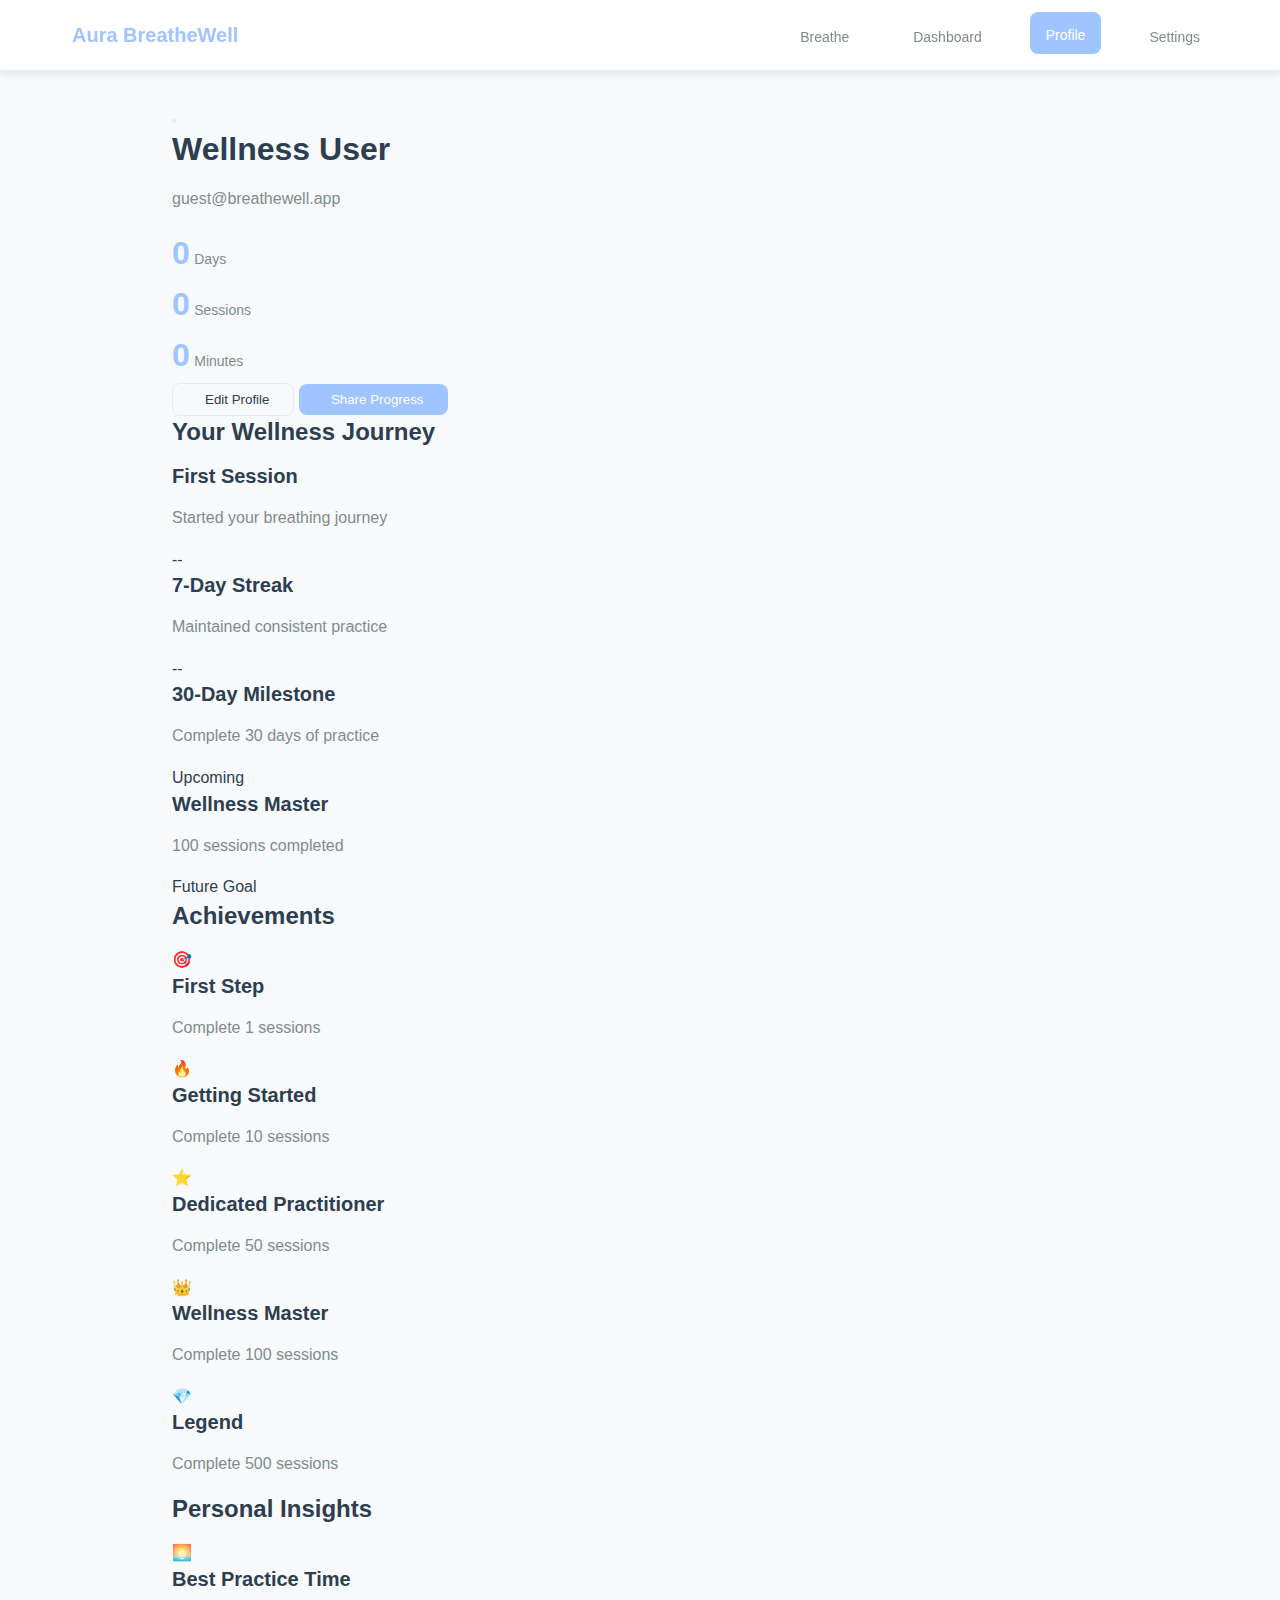
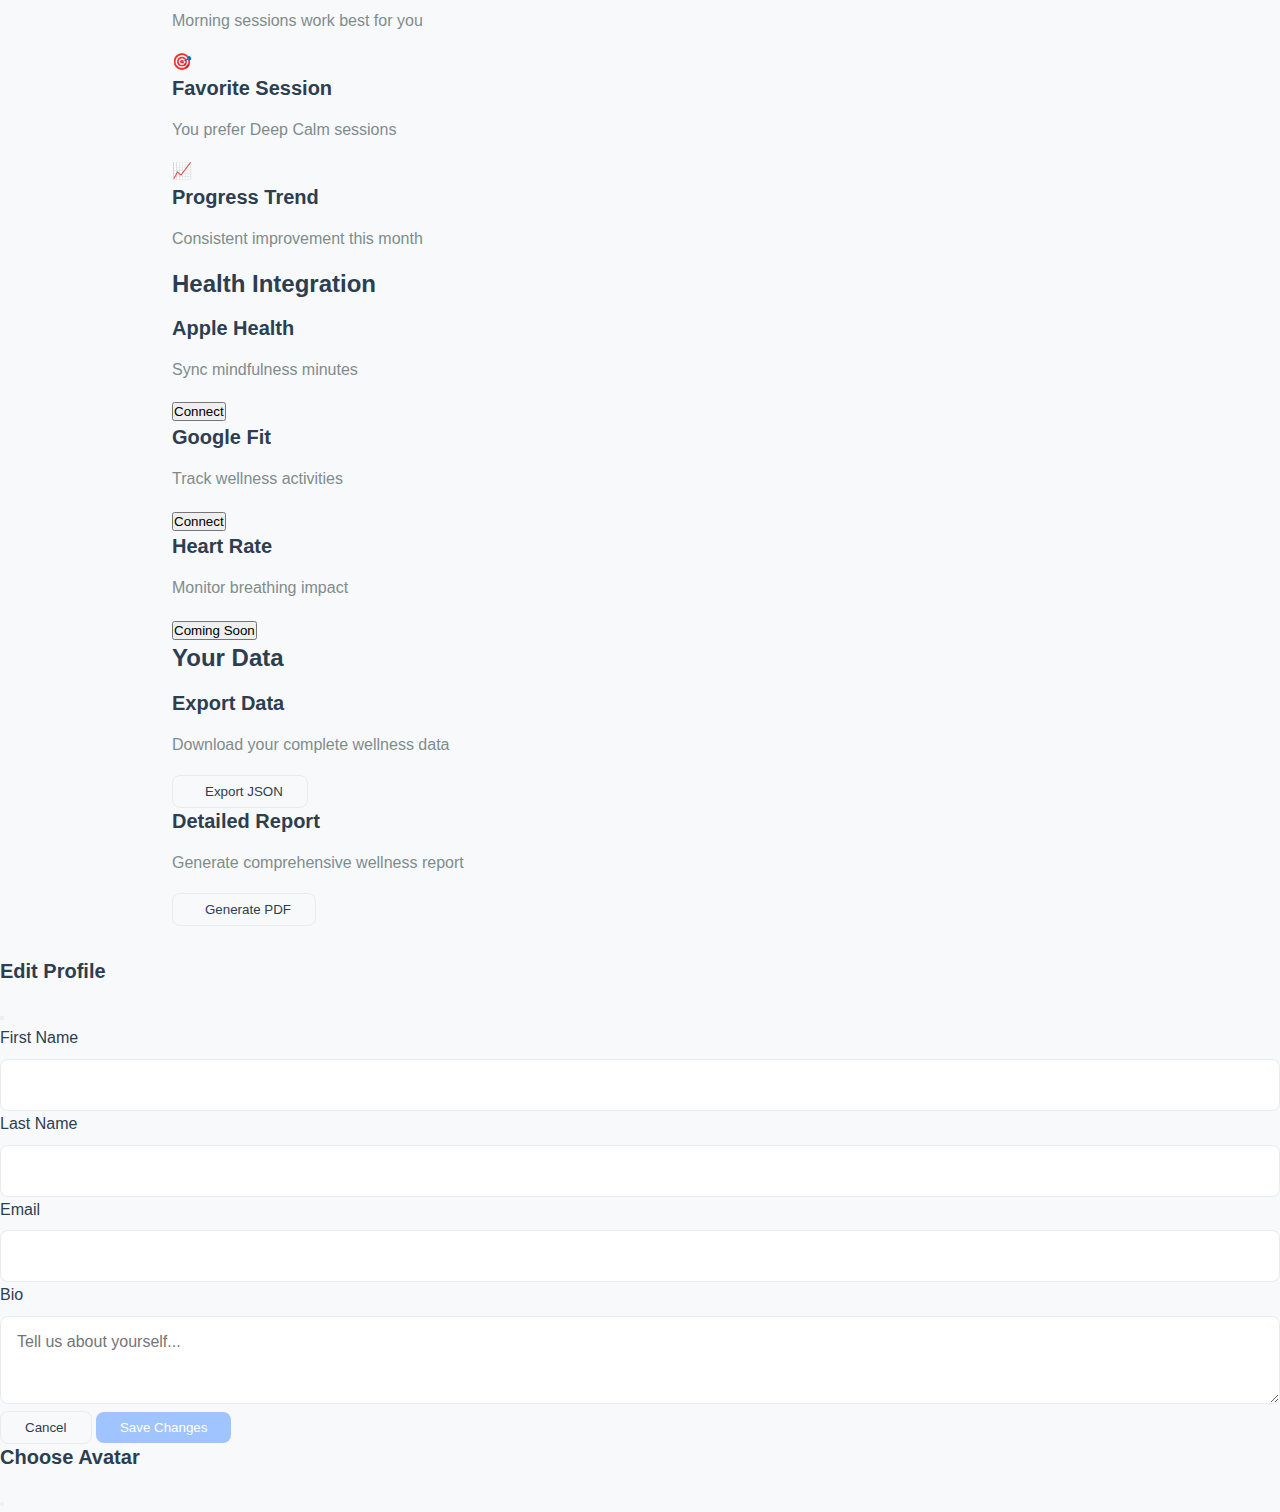
<file: AeroHealth/profile.html>
<!DOCTYPE html>
<html lang="en">
<head>
    <meta charset="UTF-8">
    <meta name="viewport" content="width=device-width, initial-scale=1.0">
    <title>Profile - Aura BreatheWell</title>
    <link rel="stylesheet" href="styles/main.css">
    <link rel="stylesheet" href="styles/responsive.css">
    <link href="https://cdnjs.cloudflare.com/ajax/libs/font-awesome/6.0.0/css/all.min.css" rel="stylesheet">
</head>
<body class="profile-page">
    <header class="nav-header">
        <div class="nav-container">
            <div class="logo">
                <i class="fas fa-wind"></i>
                <span>Aura BreatheWell</span>
            </div>
            <nav class="nav-menu">
                <a href="index.html" class="nav-item">
                    <i class="fas fa-lungs"></i>
                    <span>Breathe</span>
                </a>
                <a href="dashboard.html" class="nav-item">
                    <i class="fas fa-chart-line"></i>
                    <span>Dashboard</span>
                </a>
                <a href="#" class="nav-item active">
                    <i class="fas fa-user"></i>
                    <span>Profile</span>
                </a>
                <a href="settings.html" class="nav-item">
                    <i class="fas fa-cog"></i>
                    <span>Settings</span>
                </a>
            </nav>
        </div>
    </header>

    <main class="profile-main">
        <div class="profile-container">
            <!-- Profile Header -->
            <section class="profile-header">
                <div class="profile-avatar-section">
                    <div class="avatar-container">
                        <div class="avatar" id="profileAvatar">
                            <i class="fas fa-user"></i>
                        </div>
                        <button class="avatar-edit-btn" onclick="changeAvatar()">
                            <i class="fas fa-camera"></i>
                        </button>
                    </div>
                    <div class="profile-info">
                        <h1 id="profileName">Welcome User</h1>
                        <p id="profileEmail">user@example.com</p>
                        <div class="profile-stats">
                            <div class="stat">
                                <span class="stat-value" id="profileDays">0</span>
                                <span class="stat-label">Days</span>
                            </div>
                            <div class="stat">
                                <span class="stat-value" id="profileSessions">0</span>
                                <span class="stat-label">Sessions</span>
                            </div>
                            <div class="stat">
                                <span class="stat-value" id="profileMinutes">0</span>
                                <span class="stat-label">Minutes</span>
                            </div>
                        </div>
                    </div>
                </div>
                <div class="profile-actions">
                    <button class="btn-secondary" onclick="editProfile()">
                        <i class="fas fa-edit"></i>
                        Edit Profile
                    </button>
                    <button class="btn-primary" onclick="shareProfile()">
                        <i class="fas fa-share"></i>
                        Share Progress
                    </button>
                </div>
            </section>

            <!-- Wellness Journey -->
            <section class="wellness-journey">
                <h2>Your Wellness Journey</h2>
                <div class="journey-timeline">
                    <div class="timeline-item completed">
                        <div class="timeline-icon">
                            <i class="fas fa-play"></i>
                        </div>
                        <div class="timeline-content">
                            <h3>First Session</h3>
                            <p>Started your breathing journey</p>
                            <span class="timeline-date" id="firstSessionDate">--</span>
                        </div>
                    </div>
                    <div class="timeline-item completed">
                        <div class="timeline-icon">
                            <i class="fas fa-fire"></i>
                        </div>
                        <div class="timeline-content">
                            <h3>7-Day Streak</h3>
                            <p>Maintained consistent practice</p>
                            <span class="timeline-date" id="streakDate">--</span>
                        </div>
                    </div>
                    <div class="timeline-item">
                        <div class="timeline-icon">
                            <i class="fas fa-trophy"></i>
                        </div>
                        <div class="timeline-content">
                            <h3>30-Day Milestone</h3>
                            <p>Complete 30 days of practice</p>
                            <span class="timeline-date">Upcoming</span>
                        </div>
                    </div>
                    <div class="timeline-item">
                        <div class="timeline-icon">
                            <i class="fas fa-star"></i>
                        </div>
                        <div class="timeline-content">
                            <h3>Wellness Master</h3>
                            <p>100 sessions completed</p>
                            <span class="timeline-date">Future Goal</span>
                        </div>
                    </div>
                </div>
            </section>

            <!-- Achievements -->
            <section class="achievements-section">
                <h2>Achievements</h2>
                <div class="achievements-grid" id="achievementsGrid">
                    <!-- Achievements will be populated by JavaScript -->
                </div>
            </section>

            <!-- Personal Insights -->
            <section class="insights-section">
                <h2>Personal Insights</h2>
                <div class="insights-cards">
                    <div class="insight-card">
                        <div class="insight-icon">🌅</div>
                        <div class="insight-content">
                            <h3>Best Practice Time</h3>
                            <p id="bestTime">Morning sessions work best for you</p>
                        </div>
                    </div>
                    <div class="insight-card">
                        <div class="insight-icon">🎯</div>
                        <div class="insight-content">
                            <h3>Favorite Session</h3>
                            <p id="favoriteSession">You prefer Deep Calm sessions</p>
                        </div>
                    </div>
                    <div class="insight-card">
                        <div class="insight-icon">📈</div>
                        <div class="insight-content">
                            <h3>Progress Trend</h3>
                            <p id="progressTrend">Consistent improvement this month</p>
                        </div>
                    </div>
                </div>
            </section>

            <!-- Health Integration -->
            <section class="health-integration">
                <h2>Health Integration</h2>
                <div class="integration-cards">
                    <div class="integration-card">
                        <div class="integration-icon">
                            <i class="fab fa-apple"></i>
                        </div>
                        <div class="integration-content">
                            <h3>Apple Health</h3>
                            <p>Sync mindfulness minutes</p>
                            <button class="integration-btn" onclick="connectAppleHealth()">
                                Connect
                            </button>
                        </div>
                    </div>
                    <div class="integration-card">
                        <div class="integration-icon">
                            <i class="fab fa-google"></i>
                        </div>
                        <div class="integration-content">
                            <h3>Google Fit</h3>
                            <p>Track wellness activities</p>
                            <button class="integration-btn" onclick="connectGoogleFit()">
                                Connect
                            </button>
                        </div>
                    </div>
                    <div class="integration-card">
                        <div class="integration-icon">
                            <i class="fas fa-heartbeat"></i>
                        </div>
                        <div class="integration-content">
                            <h3>Heart Rate</h3>
                            <p>Monitor breathing impact</p>
                            <button class="integration-btn disabled">
                                Coming Soon
                            </button>
                        </div>
                    </div>
                </div>
            </section>

            <!-- Data Export -->
            <section class="data-section">
                <h2>Your Data</h2>
                <div class="data-cards">
                    <div class="data-card">
                        <div class="data-icon">
                            <i class="fas fa-download"></i>
                        </div>
                        <div class="data-content">
                            <h3>Export Data</h3>
                            <p>Download your complete wellness data</p>
                            <button class="btn-secondary" onclick="exportData()">
                                <i class="fas fa-download"></i>
                                Export JSON
                            </button>
                        </div>
                    </div>
                    <div class="data-card">
                        <div class="data-icon">
                            <i class="fas fa-chart-bar"></i>
                        </div>
                        <div class="data-content">
                            <h3>Detailed Report</h3>
                            <p>Generate comprehensive wellness report</p>
                            <button class="btn-secondary" onclick="generateReport()">
                                <i class="fas fa-file-pdf"></i>
                                Generate PDF
                            </button>
                        </div>
                    </div>
                </div>
            </section>
        </div>
    </main>

    <!-- Edit Profile Modal -->
    <div class="modal-overlay" id="editProfileModal">
        <div class="modal">
            <div class="modal-header">
                <h3>Edit Profile</h3>
                <button class="modal-close" onclick="closeModal('editProfileModal')">
                    <i class="fas fa-times"></i>
                </button>
            </div>
            <div class="modal-body">
                <form id="editProfileForm">
                    <div class="form-group">
                        <label for="editFirstName">First Name</label>
                        <input type="text" id="editFirstName" name="firstName" required>
                    </div>
                    <div class="form-group">
                        <label for="editLastName">Last Name</label>
                        <input type="text" id="editLastName" name="lastName" required>
                    </div>
                    <div class="form-group">
                        <label for="editEmail">Email</label>
                        <input type="email" id="editEmail" name="email" required>
                    </div>
                    <div class="form-group">
                        <label for="editBio">Bio</label>
                        <textarea id="editBio" name="bio" rows="3" placeholder="Tell us about yourself..."></textarea>
                    </div>
                </form>
            </div>
            <div class="modal-footer">
                <button class="btn-secondary" onclick="closeModal('editProfileModal')">
                    Cancel
                </button>
                <button class="btn-primary" onclick="saveProfile()">
                    Save Changes
                </button>
            </div>
        </div>
    </div>

    <!-- Avatar Selection Modal -->
    <div class="modal-overlay" id="avatarModal">
        <div class="modal">
            <div class="modal-header">
                <h3>Choose Avatar</h3>
                <button class="modal-close" onclick="closeModal('avatarModal')">
                    <i class="fas fa-times"></i>
                </button>
            </div>
            <div class="modal-body">
                <div class="avatar-options">
                    <div class="avatar-option" onclick="selectAvatar('user')">
                        <i class="fas fa-user"></i>
                    </div>
                    <div class="avatar-option" onclick="selectAvatar('user-circle')">
                        <i class="fas fa-user-circle"></i>
                    </div>
                    <div class="avatar-option" onclick="selectAvatar('user-ninja')">
                        <i class="fas fa-user-ninja"></i>
                    </div>
                    <div class="avatar-option" onclick="selectAvatar('smile')">
                        <i class="fas fa-smile"></i>
                    </div>
                    <div class="avatar-option" onclick="selectAvatar('laugh')">
                        <i class="fas fa-laugh"></i>
                    </div>
                    <div class="avatar-option" onclick="selectAvatar('heart')">
                        <i class="fas fa-heart"></i>
                    </div>
                </div>
            </div>
        </div>
    </div>

    <!-- Scripts -->
    <script src="js/firebase-config.js"></script>
    <script src="js/auth.js"></script>
    <script>
        document.addEventListener('DOMContentLoaded', function() {
            loadProfileData();
            loadAchievements();
            loadInsights();
        });

        function loadProfileData() {
            // Load from localStorage (will be replaced with Firebase)
            const profile = JSON.parse(localStorage.getItem('userProfile') || '{}');
            const sessions = JSON.parse(localStorage.getItem('breathingSessions') || '[]');
            
            // Update profile info
            document.getElementById('profileName').textContent = profile.name || 'Guest User';
            document.getElementById('profileEmail').textContent = profile.email || 'guest@breathewell.app';
            
            // Calculate stats
            const totalSessions = sessions.length;
            const totalMinutes = Math.round(sessions.reduce((sum, session) => sum + (session.duration || 0), 0) / 60);
            const daysActive = calculateActiveDays(sessions);
            
            document.getElementById('profileSessions').textContent = totalSessions;
            document.getElementById('profileMinutes').textContent = totalMinutes;
            document.getElementById('profileDays').textContent = daysActive;
            
            // Set first session date
            if (sessions.length > 0) {
                const firstSession = new Date(sessions[0].date);
                document.getElementById('firstSessionDate').textContent = firstSession.toLocaleDateString();
            }
        }

        function calculateActiveDays(sessions) {
            const uniqueDates = new Set();
            sessions.forEach(session => {
                const date = new Date(session.date).toDateString();
                uniqueDates.add(date);
            });
            return uniqueDates.size;
        }

        function loadAchievements() {
            const sessions = JSON.parse(localStorage.getItem('breathingSessions') || '[]');
            const achievements = [];
            
            // Check for various achievements
            if (sessions.length >= 1) {
                achievements.push({
                    icon: '🎯',
                    title: 'First Step',
                    description: 'Completed your first session',
                    earned: true
                });
            }
            
            if (sessions.length >= 10) {
                achievements.push({
                    icon: '🔥',
                    title: 'Getting Started',
                    description: 'Completed 10 sessions',
                    earned: true
                });
            }
            
            if (sessions.length >= 50) {
                achievements.push({
                    icon: '⭐',
                    title: 'Dedicated Practitioner',
                    description: 'Completed 50 sessions',
                    earned: true
                });
            }
            
            if (sessions.length >= 100) {
                achievements.push({
                    icon: '👑',
                    title: 'Wellness Master',
                    description: 'Completed 100 sessions',
                    earned: true
                });
            }
            
            // Add unearned achievements
            const totalAchievements = [
                { icon: '🎯', title: 'First Step', threshold: 1 },
                { icon: '🔥', title: 'Getting Started', threshold: 10 },
                { icon: '⭐', title: 'Dedicated Practitioner', threshold: 50 },
                { icon: '👑', title: 'Wellness Master', threshold: 100 },
                { icon: '💎', title: 'Legend', threshold: 500 }
            ];
            
            totalAchievements.forEach(achievement => {
                const earned = sessions.length >= achievement.threshold;
                if (!achievements.find(a => a.title === achievement.title)) {
                    achievements.push({
                        ...achievement,
                        description: `Complete ${achievement.threshold} sessions`,
                        earned: earned
                    });
                }
            });
            
            const achievementsGrid = document.getElementById('achievementsGrid');
            achievementsGrid.innerHTML = achievements.map(achievement => `
                <div class="achievement-card ${achievement.earned ? 'earned' : 'locked'}">
                    <div class="achievement-icon">${achievement.icon}</div>
                    <div class="achievement-content">
                        <h3>${achievement.title}</h3>
                        <p>${achievement.description}</p>
                    </div>
                    ${achievement.earned ? '<div class="achievement-earned"><i class="fas fa-check"></i></div>' : ''}
                </div>
            `).join('');
        }

        function loadInsights() {
            const sessions = JSON.parse(localStorage.getItem('breathingSessions') || '[]');
            
            if (sessions.length === 0) return;
            
            // Analyze best practice time
            const timeAnalysis = sessions.reduce((acc, session) => {
                const hour = new Date(session.date).getHours();
                const timeOfDay = hour < 12 ? 'Morning' : hour < 17 ? 'Afternoon' : 'Evening';
                acc[timeOfDay] = (acc[timeOfDay] || 0) + 1;
                return acc;
            }, {});
            
            const bestTime = Object.keys(timeAnalysis).reduce((a, b) => 
                timeAnalysis[a] > timeAnalysis[b] ? a : b
            );
            
            document.getElementById('bestTime').textContent = `${bestTime} sessions work best for you`;
            
            // Analyze favorite session type
            const typeAnalysis = sessions.reduce((acc, session) => {
                acc[session.type] = (acc[session.type] || 0) + 1;
                return acc;
            }, {});
            
            const favoriteType = Object.keys(typeAnalysis).reduce((a, b) => 
                typeAnalysis[a] > typeAnalysis[b] ? a : b
            );
            
            const typeNames = {
                calm: 'Deep Calm',
                energy: 'Energizing',
                focus: 'Focused Mind',
                sleep: 'Sleep Ready'
            };
            
            document.getElementById('favoriteSession').textContent = 
                `You prefer ${typeNames[favoriteType] || 'breathing'} sessions`;
        }

        function editProfile() {
            const profile = JSON.parse(localStorage.getItem('userProfile') || '{}');
            document.getElementById('editFirstName').value = profile.firstName || '';
            document.getElementById('editLastName').value = profile.lastName || '';
            document.getElementById('editEmail').value = profile.email || '';
            document.getElementById('editBio').value = profile.bio || '';
            
            document.getElementById('editProfileModal').classList.add('active');
        }

        function saveProfile() {
            const formData = new FormData(document.getElementById('editProfileForm'));
            const profile = {
                firstName: formData.get('firstName'),
                lastName: formData.get('lastName'),
                email: formData.get('email'),
                bio: formData.get('bio'),
                name: `${formData.get('firstName')} ${formData.get('lastName')}`
            };
            
            localStorage.setItem('userProfile', JSON.stringify(profile));
            loadProfileData();
            closeModal('editProfileModal');
            
            showNotification('Profile updated successfully!', 'success');
        }

        function changeAvatar() {
            document.getElementById('avatarModal').classList.add('active');
        }

        function selectAvatar(iconClass) {
            const avatar = document.getElementById('profileAvatar');
            avatar.innerHTML = `<i class="fas fa-${iconClass}"></i>`;
            
            // Save to profile
            const profile = JSON.parse(localStorage.getItem('userProfile') || '{}');
            profile.avatar = iconClass;
            localStorage.setItem('userProfile', JSON.stringify(profile));
            
            closeModal('avatarModal');
        }

        function closeModal(modalId) {
            document.getElementById(modalId).classList.remove('active');
        }

        function shareProfile() {
            const sessions = JSON.parse(localStorage.getItem('breathingSessions') || '[]');
            const totalMinutes = Math.round(sessions.reduce((sum, session) => sum + (session.duration || 0), 0) / 60);
            
            const shareText = `I've completed ${sessions.length} breathing sessions and practiced for ${totalMinutes} minutes on Aura BreatheWell! 🧘‍♀️ #BreatheWell #Wellness`;
            
            if (navigator.share) {
                navigator.share({
                    title: 'My Wellness Progress',
                    text: shareText,
                    url: window.location.origin
                });
            } else {
                navigator.clipboard.writeText(shareText);
                showNotification('Progress copied to clipboard!', 'success');
            }
        }

        function exportData() {
            const allData = {
                profile: JSON.parse(localStorage.getItem('userProfile') || '{}'),
                sessions: JSON.parse(localStorage.getItem('breathingSessions') || '[]'),
                settings: JSON.parse(localStorage.getItem('appSettings') || '{}'),
                exportDate: new Date().toISOString()
            };
            
            const dataStr = JSON.stringify(allData, null, 2);
            const dataBlob = new Blob([dataStr], {type: 'application/json'});
            
            const link = document.createElement('a');
            link.href = URL.createObjectURL(dataBlob);
            link.download = `breathewell-profile-${new Date().toISOString().split('T')[0]}.json`;
            link.click();
            
            showNotification('Data exported successfully!', 'success');
        }

        function generateReport() {
            showNotification('PDF report generation coming soon!', 'info');
        }

        function connectAppleHealth() {
            showNotification('Apple Health integration coming soon!', 'info');
        }

        function connectGoogleFit() {
            showNotification('Google Fit integration coming soon!', 'info');
        }

        function showNotification(message, type = 'info') {
            // Simple notification system
            const notification = document.createElement('div');
            notification.className = `notification ${type}`;
            notification.style.cssText = `
                position: fixed;
                top: 20px;
                right: 20px;
                background: ${type === 'success' ? '#2ed573' : type === 'error' ? '#ff4757' : '#5352ed'};
                color: white;
                padding: 15px 20px;
                border-radius: 8px;
                z-index: 1000;
                box-shadow: 0 4px 12px rgba(0,0,0,0.1);
            `;
            notification.textContent = message;
            
            document.body.appendChild(notification);
            
            setTimeout(() => {
                notification.remove();
            }, 3000);
        }
    </script>
</body>
</html>
</file>
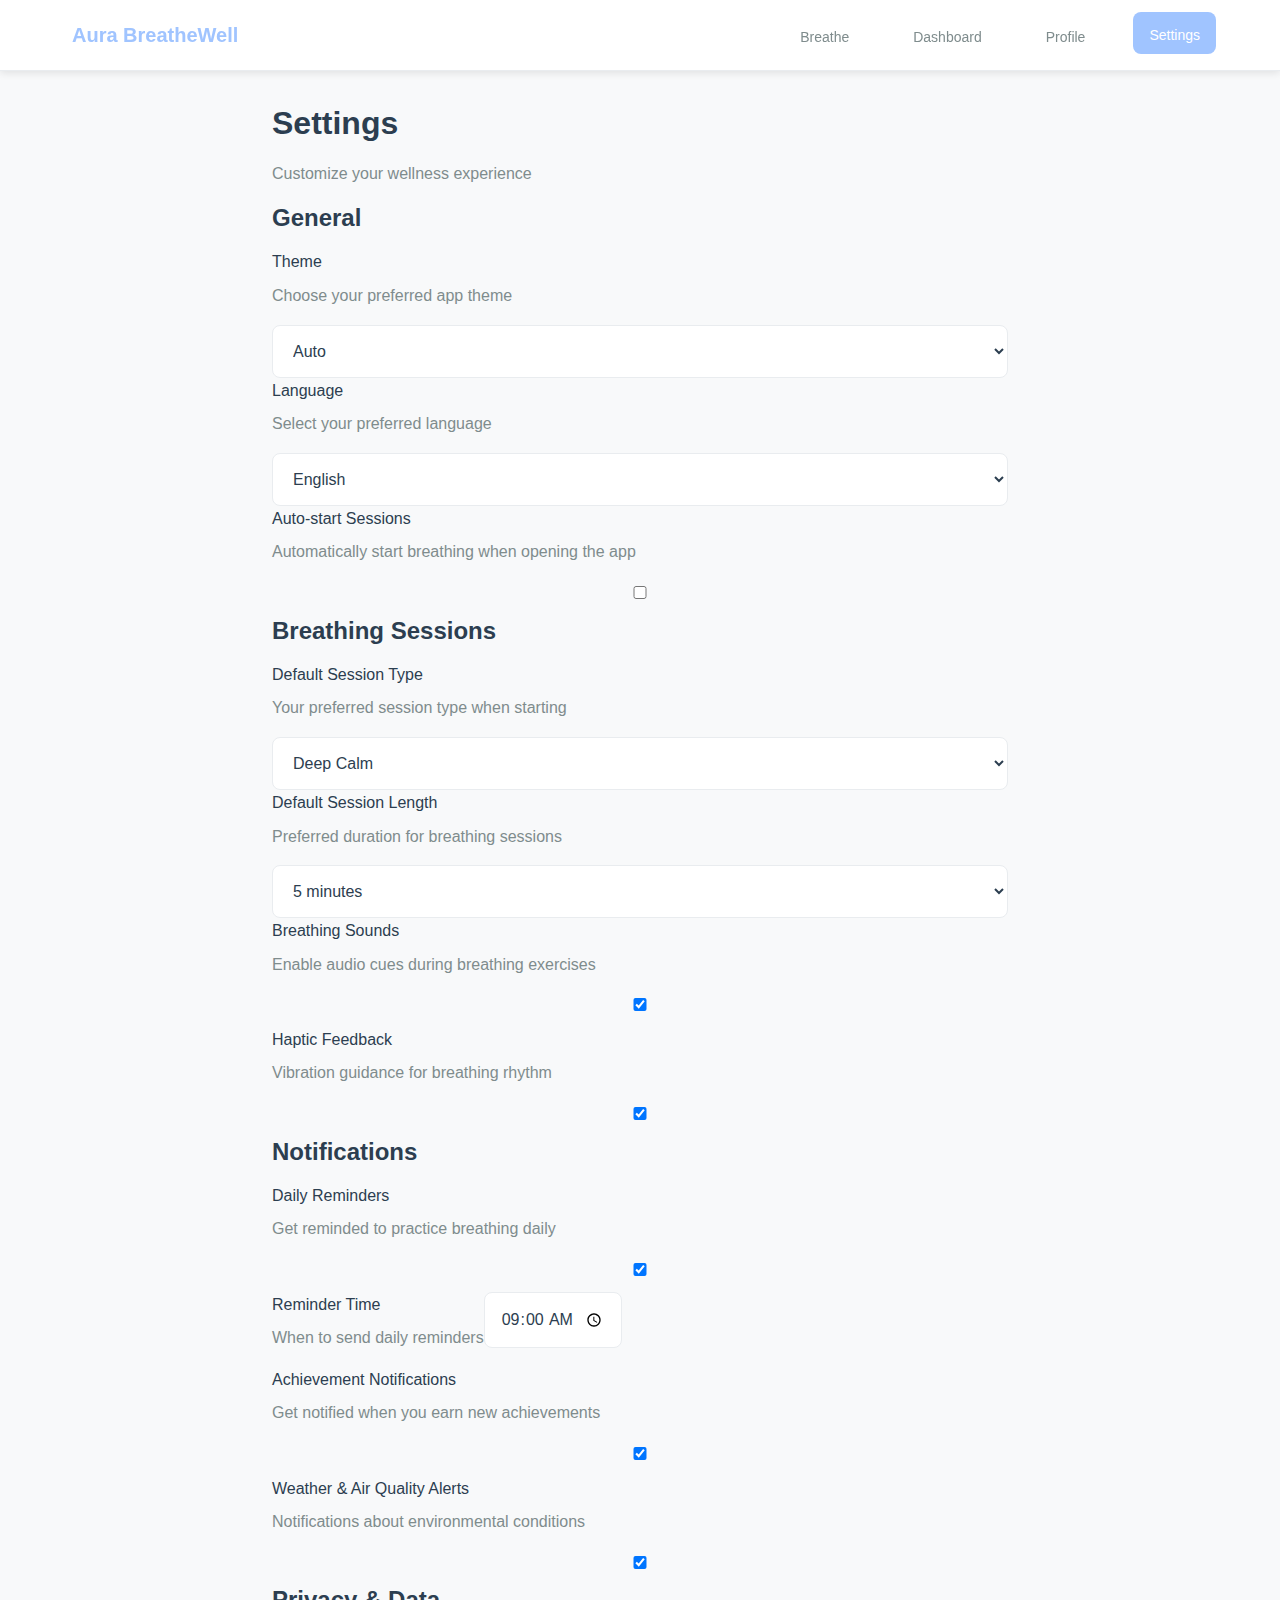
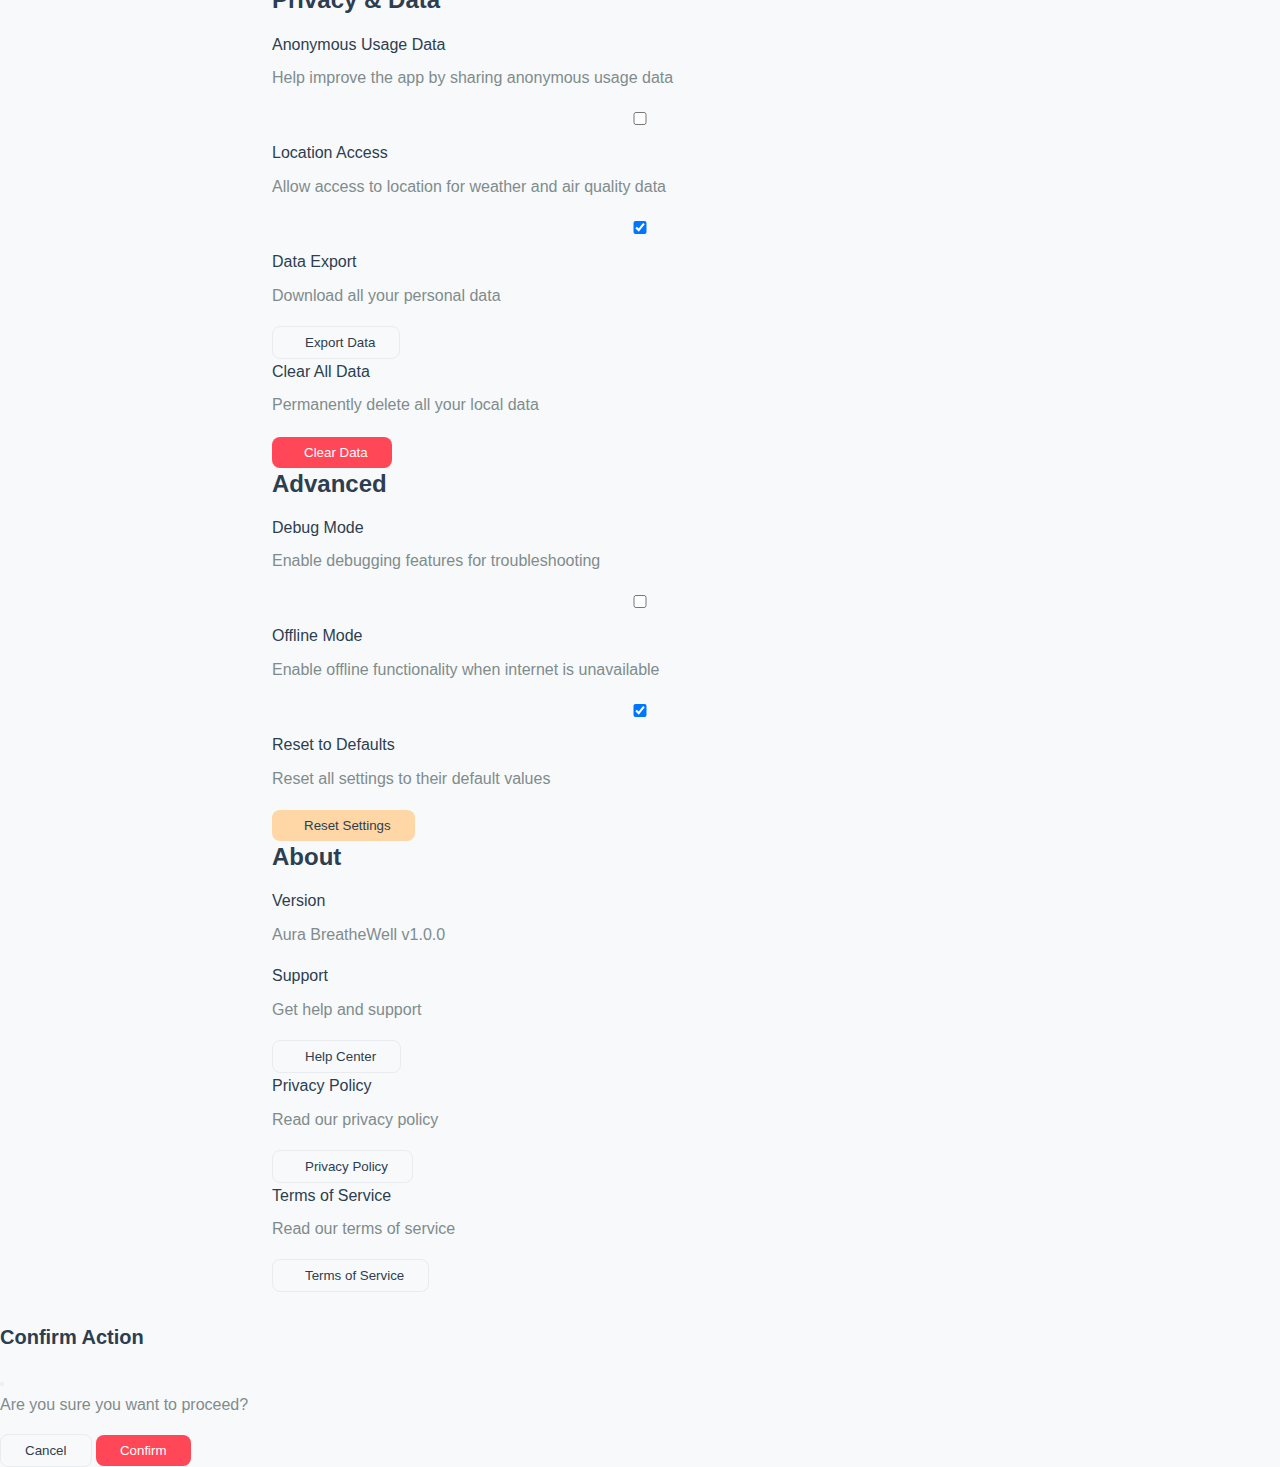
<file: AeroHealth/settings.html>
<!DOCTYPE html>
<html lang="en">
<head>
    <meta charset="UTF-8">
    <meta name="viewport" content="width=device-width, initial-scale=1.0">
    <title>Settings - Aura BreatheWell</title>
    <link rel="stylesheet" href="styles/main.css">
    <link rel="stylesheet" href="styles/responsive.css">
    <link href="https://cdnjs.cloudflare.com/ajax/libs/font-awesome/6.0.0/css/all.min.css" rel="stylesheet">
</head>
<body class="settings-page">
    <header class="nav-header">
        <div class="nav-container">
            <div class="logo">
                <i class="fas fa-wind"></i>
                <span>Aura BreatheWell</span>
            </div>
            <nav class="nav-menu">
                <a href="index.html" class="nav-item">
                    <i class="fas fa-lungs"></i>
                    <span>Breathe</span>
                </a>
                <a href="dashboard.html" class="nav-item">
                    <i class="fas fa-chart-line"></i>
                    <span>Dashboard</span>
                </a>
                <a href="profile.html" class="nav-item">
                    <i class="fas fa-user"></i>
                    <span>Profile</span>
                </a>
                <a href="#" class="nav-item active">
                    <i class="fas fa-cog"></i>
                    <span>Settings</span>
                </a>
            </nav>
        </div>
    </header>

    <main class="settings-main">
        <div class="settings-container">
            <div class="settings-header">
                <h1>Settings</h1>
                <p>Customize your wellness experience</p>
            </div>

            <div class="settings-content">
                <!-- General Settings -->
                <section class="settings-section">
                    <h2>General</h2>
                    <div class="settings-group">
                        <div class="setting-item">
                            <div class="setting-info">
                                <label for="theme">Theme</label>
                                <p>Choose your preferred app theme</p>
                            </div>
                            <div class="setting-control">
                                <select id="theme" onchange="changeTheme(this.value)">
                                    <option value="auto">Auto</option>
                                    <option value="light">Light</option>
                                    <option value="dark">Dark</option>
                                </select>
                            </div>
                        </div>

                        <div class="setting-item">
                            <div class="setting-info">
                                <label for="language">Language</label>
                                <p>Select your preferred language</p>
                            </div>
                            <div class="setting-control">
                                <select id="language" onchange="changeLanguage(this.value)">
                                    <option value="en">English</option>
                                    <option value="es">Español</option>
                                    <option value="fr">Français</option>
                                    <option value="de">Deutsch</option>
                                    <option value="zh">中文</option>
                                </select>
                            </div>
                        </div>

                        <div class="setting-item">
                            <div class="setting-info">
                                <label for="autoStart">Auto-start Sessions</label>
                                <p>Automatically start breathing when opening the app</p>
                            </div>
                            <div class="setting-control">
                                <label class="toggle-switch">
                                    <input type="checkbox" id="autoStart" onchange="toggleSetting('autoStart', this.checked)">
                                    <span class="slider"></span>
                                </label>
                            </div>
                        </div>
                    </div>
                </section>

                <!-- Breathing Settings -->
                <section class="settings-section">
                    <h2>Breathing Sessions</h2>
                    <div class="settings-group">
                        <div class="setting-item">
                            <div class="setting-info">
                                <label for="defaultSession">Default Session Type</label>
                                <p>Your preferred session type when starting</p>
                            </div>
                            <div class="setting-control">
                                <select id="defaultSession" onchange="setDefaultSession(this.value)">
                                    <option value="calm">Deep Calm</option>
                                    <option value="energy">Energizing</option>
                                    <option value="focus">Focused Mind</option>
                                    <option value="sleep">Sleep Ready</option>
                                </select>
                            </div>
                        </div>

                        <div class="setting-item">
                            <div class="setting-info">
                                <label for="sessionLength">Default Session Length</label>
                                <p>Preferred duration for breathing sessions</p>
                            </div>
                            <div class="setting-control">
                                <select id="sessionLength" onchange="setSessionLength(this.value)">
                                    <option value="60">1 minute</option>
                                    <option value="180">3 minutes</option>
                                    <option value="300">5 minutes</option>
                                    <option value="600">10 minutes</option>
                                    <option value="900">15 minutes</option>
                                    <option value="1800">30 minutes</option>
                                </select>
                            </div>
                        </div>

                        <div class="setting-item">
                            <div class="setting-info">
                                <label for="breathingSound">Breathing Sounds</label>
                                <p>Enable audio cues during breathing exercises</p>
                            </div>
                            <div class="setting-control">
                                <label class="toggle-switch">
                                    <input type="checkbox" id="breathingSound" onchange="toggleSetting('breathingSound', this.checked)">
                                    <span class="slider"></span>
                                </label>
                            </div>
                        </div>

                        <div class="setting-item">
                            <div class="setting-info">
                                <label for="hapticFeedback">Haptic Feedback</label>
                                <p>Vibration guidance for breathing rhythm</p>
                            </div>
                            <div class="setting-control">
                                <label class="toggle-switch">
                                    <input type="checkbox" id="hapticFeedback" onchange="toggleSetting('hapticFeedback', this.checked)">
                                    <span class="slider"></span>
                                </label>
                            </div>
                        </div>
                    </div>
                </section>

                <!-- Notifications -->
                <section class="settings-section">
                    <h2>Notifications</h2>
                    <div class="settings-group">
                        <div class="setting-item">
                            <div class="setting-info">
                                <label for="dailyReminder">Daily Reminders</label>
                                <p>Get reminded to practice breathing daily</p>
                            </div>
                            <div class="setting-control">
                                <label class="toggle-switch">
                                    <input type="checkbox" id="dailyReminder" onchange="toggleNotification('dailyReminder', this.checked)">
                                    <span class="slider"></span>
                                </label>
                            </div>
                        </div>

                        <div class="setting-item" id="reminderTimeContainer">
                            <div class="setting-info">
                                <label for="reminderTime">Reminder Time</label>
                                <p>When to send daily reminders</p>
                            </div>
                            <div class="setting-control">
                                <input type="time" id="reminderTime" value="09:00" onchange="setReminderTime(this.value)">
                            </div>
                        </div>

                        <div class="setting-item">
                            <div class="setting-info">
                                <label for="achievementNotifications">Achievement Notifications</label>
                                <p>Get notified when you earn new achievements</p>
                            </div>
                            <div class="setting-control">
                                <label class="toggle-switch">
                                    <input type="checkbox" id="achievementNotifications" onchange="toggleNotification('achievementNotifications', this.checked)">
                                    <span class="slider"></span>
                                </label>
                            </div>
                        </div>

                        <div class="setting-item">
                            <div class="setting-info">
                                <label for="weatherAlerts">Weather & Air Quality Alerts</label>
                                <p>Notifications about environmental conditions</p>
                            </div>
                            <div class="setting-control">
                                <label class="toggle-switch">
                                    <input type="checkbox" id="weatherAlerts" onchange="toggleNotification('weatherAlerts', this.checked)">
                                    <span class="slider"></span>
                                </label>
                            </div>
                        </div>
                    </div>
                </section>

                <!-- Privacy & Data -->
                <section class="settings-section">
                    <h2>Privacy & Data</h2>
                    <div class="settings-group">
                        <div class="setting-item">
                            <div class="setting-info">
                                <label for="dataCollection">Anonymous Usage Data</label>
                                <p>Help improve the app by sharing anonymous usage data</p>
                            </div>
                            <div class="setting-control">
                                <label class="toggle-switch">
                                    <input type="checkbox" id="dataCollection" onchange="toggleSetting('dataCollection', this.checked)">
                                    <span class="slider"></span>
                                </label>
                            </div>
                        </div>

                        <div class="setting-item">
                            <div class="setting-info">
                                <label for="locationAccess">Location Access</label>
                                <p>Allow access to location for weather and air quality data</p>
                            </div>
                            <div class="setting-control">
                                <label class="toggle-switch">
                                    <input type="checkbox" id="locationAccess" onchange="toggleLocationAccess(this.checked)">
                                    <span class="slider"></span>
                                </label>
                            </div>
                        </div>

                        <div class="setting-item">
                            <div class="setting-info">
                                <label>Data Export</label>
                                <p>Download all your personal data</p>
                            </div>
                            <div class="setting-control">
                                <button class="btn-secondary" onclick="exportAllData()">
                                    <i class="fas fa-download"></i>
                                    Export Data
                                </button>
                            </div>
                        </div>

                        <div class="setting-item">
                            <div class="setting-info">
                                <label>Clear All Data</label>
                                <p>Permanently delete all your local data</p>
                            </div>
                            <div class="setting-control">
                                <button class="btn-danger" onclick="confirmClearData()">
                                    <i class="fas fa-trash"></i>
                                    Clear Data
                                </button>
                            </div>
                        </div>
                    </div>
                </section>

                <!-- Advanced -->
                <section class="settings-section">
                    <h2>Advanced</h2>
                    <div class="settings-group">
                        <div class="setting-item">
                            <div class="setting-info">
                                <label for="debugMode">Debug Mode</label>
                                <p>Enable debugging features for troubleshooting</p>
                            </div>
                            <div class="setting-control">
                                <label class="toggle-switch">
                                    <input type="checkbox" id="debugMode" onchange="toggleSetting('debugMode', this.checked)">
                                    <span class="slider"></span>
                                </label>
                            </div>
                        </div>

                        <div class="setting-item">
                            <div class="setting-info">
                                <label for="offlineMode">Offline Mode</label>
                                <p>Enable offline functionality when internet is unavailable</p>
                            </div>
                            <div class="setting-control">
                                <label class="toggle-switch">
                                    <input type="checkbox" id="offlineMode" onchange="toggleSetting('offlineMode', this.checked)">
                                    <span class="slider"></span>
                                </label>
                            </div>
                        </div>

                        <div class="setting-item">
                            <div class="setting-info">
                                <label>Reset to Defaults</label>
                                <p>Reset all settings to their default values</p>
                            </div>
                            <div class="setting-control">
                                <button class="btn-warning" onclick="resetToDefaults()">
                                    <i class="fas fa-undo"></i>
                                    Reset Settings
                                </button>
                            </div>
                        </div>
                    </div>
                </section>

                <!-- About -->
                <section class="settings-section">
                    <h2>About</h2>
                    <div class="settings-group">
                        <div class="setting-item">
                            <div class="setting-info">
                                <label>Version</label>
                                <p>Aura BreatheWell v1.0.0</p>
                            </div>
                        </div>

                        <div class="setting-item">
                            <div class="setting-info">
                                <label>Support</label>
                                <p>Get help and support</p>
                            </div>
                            <div class="setting-control">
                                <button class="btn-secondary" onclick="openSupport()">
                                    <i class="fas fa-question-circle"></i>
                                    Help Center
                                </button>
                            </div>
                        </div>

                        <div class="setting-item">
                            <div class="setting-info">
                                <label>Privacy Policy</label>
                                <p>Read our privacy policy</p>
                            </div>
                            <div class="setting-control">
                                <button class="btn-secondary" onclick="openPrivacyPolicy()">
                                    <i class="fas fa-shield-alt"></i>
                                    Privacy Policy
                                </button>
                            </div>
                        </div>

                        <div class="setting-item">
                            <div class="setting-info">
                                <label>Terms of Service</label>
                                <p>Read our terms of service</p>
                            </div>
                            <div class="setting-control">
                                <button class="btn-secondary" onclick="openTerms()">
                                    <i class="fas fa-file-contract"></i>
                                    Terms of Service
                                </button>
                            </div>
                        </div>
                    </div>
                </section>
            </div>
        </div>
    </main>

    <!-- Confirmation Modal -->
    <div class="modal-overlay" id="confirmationModal">
        <div class="modal">
            <div class="modal-header">
                <h3 id="confirmTitle">Confirm Action</h3>
                <button class="modal-close" onclick="closeModal('confirmationModal')">
                    <i class="fas fa-times"></i>
                </button>
            </div>
            <div class="modal-body">
                <p id="confirmMessage">Are you sure you want to proceed?</p>
            </div>
            <div class="modal-footer">
                <button class="btn-secondary" onclick="closeModal('confirmationModal')">
                    Cancel
                </button>
                <button class="btn-danger" id="confirmButton" onclick="confirmAction()">
                    Confirm
                </button>
            </div>
        </div>
    </div>

    <!-- Scripts -->
    <script src="js/firebase-config.js"></script>
    <script>
        document.addEventListener('DOMContentLoaded', function() {
            loadSettings();
        });

        function loadSettings() {
            const settings = JSON.parse(localStorage.getItem('appSettings') || '{}');
            
            // Load all settings values
            Object.keys(settings).forEach(key => {
                const element = document.getElementById(key);
                if (element) {
                    if (element.type === 'checkbox') {
                        element.checked = settings[key];
                    } else {
                        element.value = settings[key];
                    }
                }
            });

            // Update reminder time visibility
            updateReminderTimeVisibility();
        }

        function saveSettings() {
            const settings = JSON.parse(localStorage.getItem('appSettings') || '{}');
            localStorage.setItem('appSettings', JSON.stringify(settings));
        }

        function toggleSetting(settingName, value) {
            const settings = JSON.parse(localStorage.getItem('appSettings') || '{}');
            settings[settingName] = value;
            localStorage.setItem('appSettings', JSON.stringify(settings));
            
            showNotification(`${settingName} ${value ? 'enabled' : 'disabled'}`, 'success');
        }

        function changeTheme(theme) {
            const settings = JSON.parse(localStorage.getItem('appSettings') || '{}');
            settings.theme = theme;
            localStorage.setItem('appSettings', JSON.stringify(settings));
            
            // Apply theme immediately
            document.body.className = document.body.className.replace(/theme-\w+/g, '');
            if (theme !== 'auto') {
                document.body.classList.add(`theme-${theme}`);
            }
            
            showNotification(`Theme changed to ${theme}`, 'success');
        }

        function changeLanguage(language) {
            const settings = JSON.parse(localStorage.getItem('appSettings') || '{}');
            settings.language = language;
            localStorage.setItem('appSettings', JSON.stringify(settings));
            
            showNotification('Language will be updated on next app restart', 'info');
        }

        function setDefaultSession(sessionType) {
            const settings = JSON.parse(localStorage.getItem('appSettings') || '{}');
            settings.defaultSession = sessionType;
            localStorage.setItem('appSettings', JSON.stringify(settings));
            
            showNotification('Default session type updated', 'success');
        }

        function setSessionLength(length) {
            const settings = JSON.parse(localStorage.getItem('appSettings') || '{}');
            settings.sessionLength = parseInt(length);
            localStorage.setItem('appSettings', JSON.stringify(settings));
            
            showNotification(`Default session length set to ${Math.round(length/60)} minutes`, 'success');
        }

        function toggleNotification(notificationType, enabled) {
            const settings = JSON.parse(localStorage.getItem('appSettings') || '{}');
            settings[notificationType] = enabled;
            localStorage.setItem('appSettings', JSON.stringify(settings));
            
            if (notificationType === 'dailyReminder') {
                updateReminderTimeVisibility();
                
                if (enabled) {
                    requestNotificationPermission();
                }
            }
            
            showNotification(`${notificationType} ${enabled ? 'enabled' : 'disabled'}`, 'success');
        }

        function updateReminderTimeVisibility() {
            const reminderEnabled = document.getElementById('dailyReminder').checked;
            const reminderTimeContainer = document.getElementById('reminderTimeContainer');
            
            if (reminderEnabled) {
                reminderTimeContainer.style.display = 'flex';
            } else {
                reminderTimeContainer.style.display = 'none';
            }
        }

        function setReminderTime(time) {
            const settings = JSON.parse(localStorage.getItem('appSettings') || '{}');
            settings.reminderTime = time;
            localStorage.setItem('appSettings', JSON.stringify(settings));
            
            showNotification(`Reminder time set to ${time}`, 'success');
        }

        function requestNotificationPermission() {
            if ('Notification' in window) {
                Notification.requestPermission().then(permission => {
                    if (permission === 'granted') {
                        showNotification('Notifications enabled successfully', 'success');
                    } else {
                        showNotification('Please enable notifications in browser settings', 'warning');
                    }
                });
            }
        }

        function toggleLocationAccess(enabled) {
            const settings = JSON.parse(localStorage.getItem('appSettings') || '{}');
            settings.locationAccess = enabled;
            localStorage.setItem('appSettings', JSON.stringify(settings));
            
            if (enabled) {
                navigator.geolocation.getCurrentPosition(
                    () => showNotification('Location access granted', 'success'),
                    () => showNotification('Location access denied', 'error')
                );
            } else {
                showNotification('Location access disabled', 'info');
            }
        }

        function exportAllData() {
            const allData = {
                settings: JSON.parse(localStorage.getItem('appSettings') || '{}'),
                profile: JSON.parse(localStorage.getItem('userProfile') || '{}'),
                sessions: JSON.parse(localStorage.getItem('breathingSessions') || '[]'),
                exportDate: new Date().toISOString()
            };
            
            const dataStr = JSON.stringify(allData, null, 2);
            const dataBlob = new Blob([dataStr], {type: 'application/json'});
            
            const link = document.createElement('a');
            link.href = URL.createObjectURL(dataBlob);
            link.download = `breathewell-complete-data-${new Date().toISOString().split('T')[0]}.json`;
            link.click();
            
            showNotification('All data exported successfully', 'success');
        }

        let confirmCallback = null;

        function confirmClearData() {
            document.getElementById('confirmTitle').textContent = 'Clear All Data';
            document.getElementById('confirmMessage').textContent = 
                'This will permanently delete all your sessions, progress, and settings. This action cannot be undone.';
            document.getElementById('confirmButton').textContent = 'Delete Everything';
            document.getElementById('confirmButton').className = 'btn-danger';
            
            confirmCallback = clearAllData;
            document.getElementById('confirmationModal').classList.add('active');
        }

        function clearAllData() {
            localStorage.clear();
            showNotification('All data cleared successfully', 'success');
            setTimeout(() => {
                window.location.reload();
            }, 2000);
        }

        function resetToDefaults() {
            document.getElementById('confirmTitle').textContent = 'Reset Settings';
            document.getElementById('confirmMessage').textContent = 
                'This will reset all settings to their default values. Your session data will not be affected.';
            document.getElementById('confirmButton').textContent = 'Reset Settings';
            document.getElementById('confirmButton').className = 'btn-warning';
            
            confirmCallback = performResetToDefaults;
            document.getElementById('confirmationModal').classList.add('active');
        }

        function performResetToDefaults() {
            localStorage.removeItem('appSettings');
            showNotification('Settings reset to defaults', 'success');
            setTimeout(() => {
                window.location.reload();
            }, 1000);
        }

        function confirmAction() {
            if (confirmCallback) {
                confirmCallback();
                confirmCallback = null;
            }
            closeModal('confirmationModal');
        }

        function closeModal(modalId) {
            document.getElementById(modalId).classList.remove('active');
        }

        function openSupport() {
            window.open('mailto:support@breathewell.app?subject=Support Request', '_blank');
        }

        function openPrivacyPolicy() {
            window.open('/privacy', '_blank');
        }

        function openTerms() {
            window.open('/terms', '_blank');
        }

        function showNotification(message, type = 'info') {
            const notification = document.createElement('div');
            notification.className = `notification ${type}`;
            notification.style.cssText = `
                position: fixed;
                top: 20px;
                right: 20px;
                background: ${type === 'success' ? '#2ed573' : type === 'error' ? '#ff4757' : type === 'warning' ? '#ffa502' : '#5352ed'};
                color: white;
                padding: 15px 20px;
                border-radius: 8px;
                z-index: 1000;
                box-shadow: 0 4px 12px rgba(0,0,0,0.1);
                max-width: 300px;
            `;
            notification.textContent = message;
            
            document.body.appendChild(notification);
            
            setTimeout(() => {
                notification.remove();
            }, 3000);
        }
    </script>
</body>
</html>
</file>
<file: AeroHealth/styles/main.css>
/* Root Variables */
:root {
    /* Colors */
    --primary-color: #a0c4ff;
    --primary-dark: #7c9ef7;
    --primary-light: #c3d4ff;
    --secondary-color: #caffbf;
    --accent-color: #ffadad;
    --warning-color: #ffd6a5;
    --error-color: #ff4757;
    --success-color: #2ed573;
    --info-color: #5352ed;
    
    /* Gradients */
    --gradient-primary: linear-gradient(135deg, #a0c4ff 0%, #bdb2ff 100%);
    --gradient-calm: linear-gradient(135deg, #a8edea 0%, #fed6e3 100%);
    --gradient-energy: linear-gradient(135deg, #ffecd2 0%, #fcb69f 100%);
    --gradient-focus: linear-gradient(135deg, #a8edea 0%, #fed6e3 100%);
    --gradient-sleep: linear-gradient(135deg, #d299c2 0%, #fef9d7 100%);
    
    /* Neutrals */
    --text-primary: #2c3e50;
    --text-secondary: #7f8c8d;
    --text-light: #bdc3c7;
    --text-white: #ffffff;
    --bg-primary: #ffffff;
    --bg-secondary: #f8f9fa;
    --bg-dark: #2c3e50;
    --border-color: #e9ecef;
    --shadow-light: 0 2px 8px rgba(0, 0, 0, 0.1);
    --shadow-medium: 0 4px 16px rgba(0, 0, 0, 0.12);
    --shadow-heavy: 0 8px 32px rgba(0, 0, 0, 0.15);
    
    /* Spacing */
    --spacing-xs: 0.25rem;
    --spacing-sm: 0.5rem;
    --spacing-md: 1rem;
    --spacing-lg: 1.5rem;
    --spacing-xl: 2rem;
    --spacing-xxl: 3rem;
    
    /* Typography */
    --font-family: 'Segoe UI', 'Roboto', 'Helvetica Neue', Arial, sans-serif;
    --font-size-xs: 0.75rem;
    --font-size-sm: 0.875rem;
    --font-size-base: 1rem;
    --font-size-lg: 1.125rem;
    --font-size-xl: 1.25rem;
    --font-size-2xl: 1.5rem;
    --font-size-3xl: 2rem;
    --font-weight-normal: 400;
    --font-weight-medium: 500;
    --font-weight-semibold: 600;
    --font-weight-bold: 700;
    
    /* Border Radius */
    --radius-sm: 0.375rem;
    --radius-md: 0.5rem;
    --radius-lg: 0.75rem;
    --radius-xl: 1rem;
    --radius-full: 9999px;
    
    /* Transitions */
    --transition-fast: 0.15s ease;
    --transition-normal: 0.25s ease;
    --transition-slow: 0.35s ease;
    
    /* Z-index */
    --z-dropdown: 1000;
    --z-sticky: 1020;
    --z-fixed: 1030;
    --z-modal: 1040;
    --z-popover: 1050;
    --z-tooltip: 1060;
}

/* Dark Theme */
.theme-dark {
    --text-primary: #ffffff;
    --text-secondary: #b3b3b3;
    --text-light: #8e8e8e;
    --bg-primary: #1a1a1a;
    --bg-secondary: #2d2d2d;
    --border-color: #404040;
    --shadow-light: 0 2px 8px rgba(0, 0, 0, 0.3);
    --shadow-medium: 0 4px 16px rgba(0, 0, 0, 0.4);
    --shadow-heavy: 0 8px 32px rgba(0, 0, 0, 0.5);
}

/* Reset & Base Styles */
* {
    margin: 0;
    padding: 0;
    box-sizing: border-box;
}

html {
    font-size: 16px;
    scroll-behavior: smooth;
}

body {
    font-family: var(--font-family);
    font-size: var(--font-size-base);
    line-height: 1.6;
    color: var(--text-primary);
    background: var(--bg-secondary);
    transition: background-color var(--transition-normal), color var(--transition-normal);
    min-height: 100vh;
    overflow-x: hidden;
}

/* Typography */
h1, h2, h3, h4, h5, h6 {
    font-weight: var(--font-weight-semibold);
    line-height: 1.3;
    margin-bottom: var(--spacing-md);
}

h1 { font-size: var(--font-size-3xl); }
h2 { font-size: var(--font-size-2xl); }
h3 { font-size: var(--font-size-xl); }
h4 { font-size: var(--font-size-lg); }
h5 { font-size: var(--font-size-base); }
h6 { font-size: var(--font-size-sm); }

p {
    margin-bottom: var(--spacing-md);
    color: var(--text-secondary);
}

a {
    color: var(--primary-color);
    text-decoration: none;
    transition: color var(--transition-fast);
}

a:hover {
    color: var(--primary-dark);
}

/* Navigation Header */
.nav-header {
    background: var(--bg-primary);
    border-bottom: 1px solid var(--border-color);
    box-shadow: var(--shadow-light);
    position: sticky;
    top: 0;
    z-index: var(--z-sticky);
    transition: all var(--transition-normal);
}

.nav-container {
    max-width: 1200px;
    margin: 0 auto;
    padding: 0 var(--spacing-lg);
    display: flex;
    align-items: center;
    justify-content: space-between;
    height: 70px;
}

.logo {
    display: flex;
    align-items: center;
    gap: var(--spacing-sm);
    font-size: var(--font-size-xl);
    font-weight: var(--font-weight-bold);
    color: var(--primary-color);
}

.logo i {
    font-size: var(--font-size-2xl);
}

.nav-menu {
    display: flex;
    gap: var(--spacing-xl);
}

.nav-item {
    display: flex;
    flex-direction: column;
    align-items: center;
    gap: var(--spacing-xs);
    padding: var(--spacing-sm) var(--spacing-md);
    border-radius: var(--radius-md);
    transition: all var(--transition-fast);
    color: var(--text-secondary);
    font-size: var(--font-size-sm);
    font-weight: var(--font-weight-medium);
}

.nav-item:hover,
.nav-item.active {
    background: var(--primary-color);
    color: var(--text-white);
    transform: translateY(-2px);
}

.nav-item i {
    font-size: var(--font-size-lg);
}

.user-actions {
    display: flex;
    align-items: center;
    gap: var(--spacing-md);
}

.auth-btn {
    display: flex;
    align-items: center;
    gap: var(--spacing-sm);
    padding: var(--spacing-sm) var(--spacing-lg);
    background: var(--primary-color);
    color: var(--text-white);
    border: none;
    border-radius: var(--radius-full);
    font-weight: var(--font-weight-medium);
    cursor: pointer;
    transition: all var(--transition-fast);
}

.auth-btn:hover {
    background: var(--primary-dark);
    transform: translateY(-1px);
    box-shadow: var(--shadow-medium);
}

/* Main Content */
.main-content {
    padding-top: var(--spacing-xl);
    min-height: calc(100vh - 70px);
}

.content-section {
    display: none;
    animation: fadeIn 0.5s ease-in-out;
}

.content-section.active {
    display: block;
}

@keyframes fadeIn {
    from { opacity: 0; transform: translateY(20px); }
    to { opacity: 1; transform: translateY(0); }
}

/* Breathing Section */
.breathing-container {
    display: grid;
    grid-template-columns: 1fr 2fr;
    gap: var(--spacing-xxl);
    max-width: 1400px;
    margin: 0 auto;
    padding: 0 var(--spacing-lg);
    min-height: calc(100vh - 140px);
}

.control-panel {
    display: flex;
    flex-direction: column;
    gap: var(--spacing-xl);
}

.welcome-card {
    background: var(--bg-primary);
    padding: var(--spacing-xl);
    border-radius: var(--radius-xl);
    box-shadow: var(--shadow-light);
    text-align: center;
}

.welcome-card h1 {
    background: var(--gradient-primary);
    -webkit-background-clip: text;
    -webkit-text-fill-color: transparent;
    background-clip: text;
    margin-bottom: var(--spacing-sm);
}

.status-card {
    background: var(--bg-primary);
    padding: var(--spacing-xl);
    border-radius: var(--radius-xl);
    box-shadow: var(--shadow-light);
    transition: all var(--transition-normal);
}

.status-card:hover {
    transform: translateY(-2px);
    box-shadow: var(--shadow-medium);
}

.status-header {
    display: flex;
    align-items: center;
    gap: var(--spacing-md);
    margin-bottom: var(--spacing-lg);
}

.status-header i {
    font-size: var(--font-size-xl);
    color: var(--primary-color);
}

.status-header h3 {
    margin: 0;
    color: var(--text-primary);
}

.aqi-value {
    font-size: var(--font-size-2xl);
    font-weight: var(--font-weight-bold);
    margin-bottom: var(--spacing-sm);
}

.aqi-description {
    color: var(--text-secondary);
    margin-bottom: var(--spacing-sm);
}

.location-info {
    font-size: var(--font-size-sm);
    color: var(--text-light);
}

/* Session Selection */
.session-selector h3 {
    margin-bottom: var(--spacing-lg);
    text-align: center;
}

.session-grid {
    display: grid;
    grid-template-columns: repeat(2, 1fr);
    gap: var(--spacing-md);
}

.session-card {
    background: var(--bg-primary);
    border: 2px solid transparent;
    border-radius: var(--radius-xl);
    padding: var(--spacing-lg);
    cursor: pointer;
    transition: all var(--transition-normal);
    text-align: center;
    display: flex;
    flex-direction: column;
    align-items: center;
    gap: var(--spacing-sm);
}

.session-card:hover {
    transform: translateY(-3px);
    box-shadow: var(--shadow-medium);
}

.session-card.active {
    border-color: var(--primary-color);
    background: linear-gradient(135deg, var(--primary-light), var(--bg-primary));
}

.session-icon {
    font-size: var(--font-size-3xl);
    margin-bottom: var(--spacing-sm);
}

.session-info h4 {
    margin: 0 0 var(--spacing-xs) 0;
    font-size: var(--font-size-lg);
}

.session-info p {
    margin: 0 0 var(--spacing-xs) 0;
    font-size: var(--font-size-sm);
    color: var(--text-secondary);
}

.duration {
    font-size: var(--font-size-xs);
    color: var(--primary-color);
    font-weight: var(--font-weight-medium);
}

/* Session Controls */
.session-controls {
    display: flex;
    flex-direction: column;
    gap: var(--spacing-md);
}

.control-btn {
    display: flex;
    align-items: center;
    justify-content: center;
    gap: var(--spacing-sm);
    padding: var(--spacing-lg);
    border: none;
    border-radius: var(--radius-lg);
    font-size: var(--font-size-lg);
    font-weight: var(--font-weight-medium);
    cursor: pointer;
    transition: all var(--transition-normal);
    min-height: 60px;
}

.control-btn.primary {
    background: var(--gradient-primary);
    color: var(--text-white);
}

.control-btn.secondary {
    background: var(--secondary-color);
    color: var(--text-primary);
}

.control-btn.danger {
    background: var(--error-color);
    color: var(--text-white);
}

.control-btn:hover:not(:disabled) {
    transform: translateY(-2px);
    box-shadow: var(--shadow-medium);
}

.control-btn:disabled {
    opacity: 0.6;
    cursor: not-allowed;
}

/* Timer Display */
.timer-display {
    background: var(--bg-primary);
    padding: var(--spacing-xl);
    border-radius: var(--radius-xl);
    text-align: center;
    box-shadow: var(--shadow-light);
}

.timer-text {
    font-size: var(--font-size-xl);
    font-weight: var(--font-weight-semibold);
    margin-bottom: var(--spacing-lg);
}

.timer-progress {
    background: var(--border-color);
    height: 8px;
    border-radius: var(--radius-full);
    overflow: hidden;
}

.progress-bar {
    height: 100%;
    background: var(--gradient-primary);
    border-radius: var(--radius-full);
    transition: width var(--transition-normal);
    width: 0%;
}

/* Breathing Panel */
.breathing-panel {
    display: flex;
    flex-direction: column;
    align-items: center;
    justify-content: center;
    position: relative;
    background: var(--gradient-primary);
    border-radius: var(--radius-xl);
    padding: var(--spacing-xxl);
    overflow: hidden;
}

.breathing-orb-container {
    position: relative;
    display: flex;
    flex-direction: column;
    align-items: center;
    justify-content: center;
    z-index: 2;
}

.breathing-orb {
    width: 300px;
    height: 300px;
    border-radius: 50%;
    background: radial-gradient(circle, rgba(255,255,255,0.8), rgba(255,255,255,0.2));
    display: flex;
    align-items: center;
    justify-content: center;
    position: relative;
    transition: transform var(--transition-slow);
    box-shadow: 0 0 80px rgba(255,255,255,0.5);
}

.orb-inner {
    width: 80%;
    height: 80%;
    border-radius: 50%;
    background: radial-gradient(circle, rgba(255,255,255,0.6), transparent);
    animation: pulse 6s ease-in-out infinite;
}

.orb-glow {
    position: absolute;
    top: -50%;
    left: -50%;
    width: 200%;
    height: 200%;
    border-radius: 50%;
    background: radial-gradient(circle, rgba(255,255,255,0.1), transparent);
    animation: glow 6s ease-in-out infinite;
}

@keyframes pulse {
    0%, 100% { transform: scale(1); opacity: 0.7; }
    50% { transform: scale(1.1); opacity: 1; }
}

@keyframes glow {
    0%, 100% { transform: scale(1) rotate(0deg); opacity: 0.3; }
    50% { transform: scale(1.2) rotate(180deg); opacity: 0.8; }
}

.breathing-instruction {
    margin-top: var(--spacing-xxl);
    text-align: center;
    color: var(--text-white);
}

.instruction-text {
    font-size: var(--font-size-2xl);
    font-weight: var(--font-weight-semibold);
    margin-bottom: var(--spacing-sm);
    text-shadow: 0 2px 4px rgba(0,0,0,0.3);
}

.instruction-counter {
    font-size: var(--font-size-lg);
    opacity: 0.8;
}

/* Floating Particles */
.floating-particles {
    position: absolute;
    top: 0;
    left: 0;
    width: 100%;
    height: 100%;
    pointer-events: none;
    z-index: 1;
}

.particle {
    position: absolute;
    width: 6px;
    height: 6px;
    background: rgba(255,255,255,0.6);
    border-radius: 50%;
    animation: float 20s infinite linear;
}

.particle:nth-child(1) {
    left: 10%;
    animation-delay: 0s;
    animation-duration: 25s;
}

.particle:nth-child(2) {
    left: 30%;
    animation-delay: -5s;
    animation-duration: 30s;
}

.particle:nth-child(3) {
    left: 50%;
    animation-delay: -10s;
    animation-duration: 20s;
}

.particle:nth-child(4) {
    left: 70%;
    animation-delay: -15s;
    animation-duration: 35s;
}

.particle:nth-child(5) {
    left: 90%;
    animation-delay: -20s;
    animation-duration: 28s;
}

@keyframes float {
    0% { transform: translateY(100vh) rotate(0deg); opacity: 0; }
    10% { opacity: 1; }
    90% { opacity: 1; }
    100% { transform: translateY(-100px) rotate(360deg); opacity: 0; }
}

/* Analytics Section */
.analytics-container {
    max-width: 1200px;
    margin: 0 auto;
    padding: 0 var(--spacing-lg) var(--spacing-xxl);
}

.analytics-header {
    display: flex;
    justify-content: space-between;
    align-items: center;
    margin-bottom: var(--spacing-xxl);
    padding: var(--spacing-xl);
    background: var(--bg-primary);
    border-radius: var(--radius-xl);
    box-shadow: var(--shadow-light);
}

.analytics-controls {
    display: flex;
    gap: var(--spacing-md);
    align-items: center;
}

.export-btn {
    display: flex;
    align-items: center;
    gap: var(--spacing-sm);
    padding: var(--spacing-sm) var(--spacing-lg);
    background: var(--secondary-color);
    border: none;
    border-radius: var(--radius-md);
    cursor: pointer;
    transition: all var(--transition-fast);
}

/* Stats Grid */
.stats-grid {
    display: grid;
    grid-template-columns: repeat(auto-fit, minmax(250px, 1fr));
    gap: var(--spacing-xl);
    margin-bottom: var(--spacing-xxl);
}

.stat-card {
    background: var(--bg-primary);
    padding: var(--spacing-xl);
    border-radius: var(--radius-xl);
    box-shadow: var(--shadow-light);
    display: flex;
    align-items: center;
    gap: var(--spacing-lg);
    transition: all var(--transition-normal);
}

.stat-card:hover {
    transform: translateY(-3px);
    box-shadow: var(--shadow-medium);
}

.stat-icon {
    font-size: var(--font-size-3xl);
}

.stat-value {
    font-size: var(--font-size-3xl);
    font-weight: var(--font-weight-bold);
    color: var(--primary-color);
}

.stat-label {
    font-size: var(--font-size-sm);
    color: var(--text-secondary);
    margin-top: var(--spacing-xs);
}

/* Charts */
.charts-grid {
    display: grid;
    grid-template-columns: repeat(auto-fit, minmax(400px, 1fr));
    gap: var(--spacing-xl);
    margin-bottom: var(--spacing-xxl);
}

.chart-container {
    background: var(--bg-primary);
    padding: var(--spacing-xl);
    border-radius: var(--radius-xl);
    box-shadow: var(--shadow-light);
}

.chart-container h3 {
    margin-bottom: var(--spacing-lg);
    text-align: center;
}

.chart-container canvas {
    max-height: 300px;
}

/* Recent Sessions */
.recent-sessions {
    background: var(--bg-primary);
    padding: var(--spacing-xl);
    border-radius: var(--radius-xl);
    box-shadow: var(--shadow-light);
}

.sessions-list {
    display: flex;
    flex-direction: column;
    gap: var(--spacing-md);
}

.session-item {
    display: flex;
    align-items: center;
    gap: var(--spacing-md);
    padding: var(--spacing-lg);
    background: var(--bg-secondary);
    border-radius: var(--radius-lg);
    transition: all var(--transition-fast);
}

.session-item:hover {
    background: var(--border-color);
}

/* Loading Overlay */
.loading-overlay {
    position: fixed;
    top: 0;
    left: 0;
    width: 100%;
    height: 100%;
    background: rgba(0,0,0,0.8);
    display: flex;
    align-items: center;
    justify-content: center;
    z-index: var(--z-modal);
    opacity: 0;
    visibility: hidden;
    transition: all var(--transition-normal);
}

.loading-overlay.active {
    opacity: 1;
    visibility: visible;
}

.loading-spinner {
    text-align: center;
    color: var(--text-white);
}

.spinner {
    width: 60px;
    height: 60px;
    border: 4px solid rgba(255,255,255,0.3);
    border-top: 4px solid var(--primary-color);
    border-radius: 50%;
    animation: spin 1s linear infinite;
    margin: 0 auto var(--spacing-lg);
}

@keyframes spin {
    0% { transform: rotate(0deg); }
    100% { transform: rotate(360deg); }
}

.loading-text {
    font-size: var(--font-size-lg);
    margin-top: var(--spacing-md);
}

/* Notifications */
.notification-container {
    position: fixed;
    top: 90px;
    right: var(--spacing-lg);
    z-index: var(--z-popover);
    max-width: 400px;
}

.notification {
    background: var(--bg-primary);
    border-left: 4px solid var(--primary-color);
    border-radius: var(--radius-md);
    box-shadow: var(--shadow-medium);
    margin-bottom: var(--spacing-md);
    padding: var(--spacing-lg);
    display: flex;
    align-items: center;
    justify-content: space-between;
    animation: slideIn 0.3s ease-out;
}

.notification.success {
    border-left-color: var(--success-color);
}

.notification.error {
    border-left-color: var(--error-color);
}

.notification.warning {
    border-left-color: var(--warning-color);
}

.notification-content {
    display: flex;
    align-items: center;
    gap: var(--spacing-sm);
}

.notification-close {
    background: none;
    border: none;
    color: var(--text-secondary);
    cursor: pointer;
    padding: var(--spacing-xs);
}

@keyframes slideIn {
    from { transform: translateX(100%); opacity: 0; }
    to { transform: translateX(0); opacity: 1; }
}

/* Buttons */
.btn-primary, .btn-secondary, .btn-danger, .btn-warning {
    display: inline-flex;
    align-items: center;
    gap: var(--spacing-sm);
    padding: var(--spacing-sm) var(--spacing-lg);
    border: none;
    border-radius: var(--radius-md);
    font-weight: var(--font-weight-medium);
    cursor: pointer;
    transition: all var(--transition-fast);
    text-decoration: none;
}

.btn-primary {
    background: var(--primary-color);
    color: var(--text-white);
}

.btn-secondary {
    background: var(--bg-secondary);
    color: var(--text-primary);
    border: 1px solid var(--border-color);
}

.btn-danger {
    background: var(--error-color);
    color: var(--text-white);
}

.btn-warning {
    background: var(--warning-color);
    color: var(--text-primary);
}

.btn-primary:hover, .btn-secondary:hover, .btn-danger:hover, .btn-warning:hover {
    transform: translateY(-1px);
    box-shadow: var(--shadow-medium);
}

/* Form Elements */
input, select, textarea {
    width: 100%;
    padding: var(--spacing-md);
    border: 1px solid var(--border-color);
    border-radius: var(--radius-md);
    font-family: inherit;
    font-size: var(--font-size-base);
    background: var(--bg-primary);
    color: var(--text-primary);
    transition: all var(--transition-fast);
}

input:focus, select:focus, textarea:focus {
    outline: none;
    border-color: var(--primary-color);
    box-shadow: 0 0 0 3px rgba(160, 196, 255, 0.1);
}

label {
    display: block;
    font-weight: var(--font-weight-medium);
    margin-bottom: var(--spacing-sm);
    color: var(--text-primary);
}

/* Utility Classes */
.hidden {
    display: none !important;
}

.text-center {
    text-align: center;
}

.text-left {
    text-align: left;
}

.text-right {
    text-align: right;
}

.mb-0 { margin-bottom: 0 !important; }
.mb-1 { margin-bottom: var(--spacing-xs) !important; }
.mb-2 { margin-bottom: var(--spacing-sm) !important; }
.mb-3 { margin-bottom: var(--spacing-md) !important; }
.mb-4 { margin-bottom: var(--spacing-lg) !important; }
.mb-5 { margin-bottom: var(--spacing-xl) !important; }

.mt-0 { margin-top: 0 !important; }
.mt-1 { margin-top: var(--spacing-xs) !important; }
.mt-2 { margin-top: var(--spacing-sm) !important; }
.mt-3 { margin-top: var(--spacing-md) !important; }
.mt-4 { margin-top: var(--spacing-lg) !important; }
.mt-5 { margin-top: var(--spacing-xl) !important; }

.p-0 { padding: 0 !important; }
.p-1 { padding: var(--spacing-xs) !important; }
.p-2 { padding: var(--spacing-sm) !important; }
.p-3 { padding: var(--spacing-md) !important; }
.p-4 { padding: var(--spacing-lg) !important; }
.p-5 { padding: var(--spacing-xl) !important; }

/* Session Type Specific Styles */
.session-calm {
    background: var(--gradient-calm);
}

.session-energy {
    background: var(--gradient-energy);
}

.session-focus {
    background: var(--gradient-focus);
}

.session-sleep {
    background: var(--gradient-sleep);
}

/* Breathing Animation States */
.breathing-inhale .breathing-orb {
    transform: scale(1.3);
}

.breathing-exhale .breathing-orb {
    transform: scale(0.8);
}

.breathing-hold .breathing-orb {
    transform: scale(1.1);
}

/* Air Quality Colors */
.aqi-good { color: #4CAF50; }
.aqi-fair { color: #8BC34A; }
.aqi-moderate { color: #FFC107; }
.aqi-poor { color: #FF9800; }
.aqi-very-poor { color: #F44336; }

/* Page-specific styles */
.dashboard-page .main-content,
.profile-page .main-content,
.settings-page .main-content {
    padding-top: 0;
}

/* Print styles */
@media print {
    .nav-header,
    .floating-particles,
    .notification-container,
    .loading-overlay {
        display: none !important;
    }
    
    .main-content {
        padding-top: 0 !important;
    }
    
    * {
        box-shadow: none !important;
    }
}
</file>
<file: AeroHealth/styles/auth.css>
/* Authentication Page Styles */
.auth-page {
    background: var(--gradient-primary);
    min-height: 100vh;
    display: flex;
    align-items: center;
    justify-content: center;
    padding: var(--spacing-lg);
    position: relative;
    overflow: hidden;
}

.auth-container {
    position: relative;
    z-index: 10;
    width: 100%;
    max-width: 450px;
}

.auth-background {
    position: absolute;
    top: 0;
    left: 0;
    width: 100%;
    height: 100%;
    background: var(--gradient-primary);
    opacity: 0.9;
}

/* Auth Form Container */
.auth-form-container {
    background: var(--bg-primary);
    border-radius: var(--radius-xl);
    box-shadow: var(--shadow-heavy);
    overflow: hidden;
    position: relative;
}

.auth-form {
    padding: var(--spacing-xxl);
}

.auth-logo {
    text-align: center;
    margin-bottom: var(--spacing-xxl);
}

.auth-logo i {
    font-size: 3rem;
    color: var(--primary-color);
    margin-bottom: var(--spacing-md);
}

.auth-logo h1 {
    font-size: var(--font-size-2xl);
    margin-bottom: var(--spacing-sm);
    background: var(--gradient-primary);
    -webkit-background-clip: text;
    -webkit-text-fill-color: transparent;
    background-clip: text;
}

.auth-logo p {
    color: var(--text-secondary);
    font-size: var(--font-size-sm);
    margin: 0;
}

/* Form Content */
.auth-form-content {
    transition: all var(--transition-normal);
}

.auth-form-content.hidden {
    display: none;
}

.auth-form-content h2 {
    text-align: center;
    margin-bottom: var(--spacing-sm);
    font-size: var(--font-size-2xl);
    color: var(--text-primary);
}

.auth-subtitle {
    text-align: center;
    color: var(--text-secondary);
    margin-bottom: var(--spacing-xxl);
    font-size: var(--font-size-sm);
}

/* Form Groups */
.form-group {
    margin-bottom: var(--spacing-lg);
}

.form-row {
    display: grid;
    grid-template-columns: 1fr 1fr;
    gap: var(--spacing-md);
}

.form-group label {
    display: block;
    font-weight: var(--font-weight-medium);
    margin-bottom: var(--spacing-sm);
    color: var(--text-primary);
    font-size: var(--font-size-sm);
}

.input-wrapper {
    position: relative;
    display: flex;
    align-items: center;
}

.input-wrapper i {
    position: absolute;
    left: var(--spacing-md);
    color: var(--text-secondary);
    z-index: 1;
}

.input-wrapper input {
    padding-left: calc(var(--spacing-md) + 24px);
    width: 100%;
    height: 50px;
    border: 2px solid var(--border-color);
    border-radius: var(--radius-lg);
    font-size: var(--font-size-base);
    transition: all var(--transition-fast);
    background: var(--bg-primary);
}

.input-wrapper input:focus {
    border-color: var(--primary-color);
    box-shadow: 0 0 0 3px rgba(160, 196, 255, 0.1);
}

.toggle-password {
    position: absolute;
    right: var(--spacing-md);
    background: none;
    border: none;
    color: var(--text-secondary);
    cursor: pointer;
    padding: var(--spacing-sm);
    z-index: 1;
}

/* Password Strength */
.password-strength {
    margin-top: var(--spacing-sm);
}

.strength-bar {
    height: 4px;
    background: var(--border-color);
    border-radius: var(--radius-full);
    overflow: hidden;
    margin-bottom: var(--spacing-xs);
}

.strength-fill {
    height: 100%;
    transition: all var(--transition-normal);
    border-radius: var(--radius-full);
}

.strength-text {
    font-size: var(--font-size-xs);
    color: var(--text-secondary);
}

/* Form Options */
.form-options {
    display: flex;
    justify-content: space-between;
    align-items: center;
    margin-bottom: var(--spacing-xl);
    font-size: var(--font-size-sm);
}

.checkbox-wrapper {
    display: flex;
    align-items: center;
    gap: var(--spacing-sm);
    cursor: pointer;
    color: var(--text-secondary);
}

.checkbox-wrapper input[type="checkbox"] {
    display: none;
}

.checkmark {
    width: 18px;
    height: 18px;
    border: 2px solid var(--border-color);
    border-radius: var(--radius-sm);
    position: relative;
    transition: all var(--transition-fast);
}

.checkbox-wrapper input:checked + .checkmark {
    background: var(--primary-color);
    border-color: var(--primary-color);
}

.checkbox-wrapper input:checked + .checkmark::after {
    content: '\2713';
    position: absolute;
    top: 50%;
    left: 50%;
    transform: translate(-50%, -50%);
    color: white;
    font-size: 12px;
    font-weight: bold;
}

.forgot-password {
    color: var(--primary-color);
    font-size: var(--font-size-sm);
}

.forgot-password:hover {
    text-decoration: underline;
}

/* Auth Button */
.auth-btn {
    width: 100%;
    height: 56px;
    display: flex;
    align-items: center;
    justify-content: center;
    gap: var(--spacing-sm);
    border: none;
    border-radius: var(--radius-lg);
    font-size: var(--font-size-lg);
    font-weight: var(--font-weight-semibold);
    cursor: pointer;
    transition: all var(--transition-normal);
    margin-bottom: var(--spacing-xl);
}

.auth-btn.primary {
    background: var(--gradient-primary);
    color: var(--text-white);
    box-shadow: var(--shadow-medium);
}

.auth-btn:hover {
    transform: translateY(-2px);
    box-shadow: var(--shadow-heavy);
}

.auth-btn:active {
    transform: translateY(0);
}

/* Auth Divider */
.auth-divider {
    position: relative;
    text-align: center;
    margin: var(--spacing-xl) 0;
    color: var(--text-secondary);
    font-size: var(--font-size-sm);
}

.auth-divider::before {
    content: '';
    position: absolute;
    top: 50%;
    left: 0;
    right: 0;
    height: 1px;
    background: var(--border-color);
    z-index: 1;
}

.auth-divider span {
    background: var(--bg-primary);
    padding: 0 var(--spacing-lg);
    position: relative;
    z-index: 2;
}

/* Social Auth */
.social-auth {
    display: flex;
    gap: var(--spacing-md);
    margin-bottom: var(--spacing-xl);
}

.social-btn {
    flex: 1;
    height: 50px;
    display: flex;
    align-items: center;
    justify-content: center;
    gap: var(--spacing-sm);
    border: 2px solid var(--border-color);
    border-radius: var(--radius-lg);
    background: var(--bg-primary);
    color: var(--text-primary);
    font-weight: var(--font-weight-medium);
    cursor: pointer;
    transition: all var(--transition-fast);
}

.social-btn:hover {
    border-color: var(--primary-color);
    background: var(--primary-light);
    transform: translateY(-1px);
}

.social-btn.google:hover {
    border-color: #db4437;
    background: rgba(219, 68, 55, 0.1);
}

.social-btn.apple:hover {
    border-color: #000;
    background: rgba(0, 0, 0, 0.1);
}

.social-btn i {
    font-size: var(--font-size-lg);
}

/* Auth Switch */
.auth-switch {
    text-align: center;
    font-size: var(--font-size-sm);
    color: var(--text-secondary);
}

.auth-switch a {
    color: var(--primary-color);
    font-weight: var(--font-weight-medium);
}

/* Guest Option */
.guest-option {
    margin-top: var(--spacing-xl);
    text-align: center;
}

.guest-btn {
    display: inline-flex;
    align-items: center;
    gap: var(--spacing-sm);
    padding: var(--spacing-md) var(--spacing-xl);
    background: rgba(255, 255, 255, 0.2);
    border: 2px solid rgba(255, 255, 255, 0.3);
    border-radius: var(--radius-full);
    color: var(--text-white);
    font-weight: var(--font-weight-medium);
    cursor: pointer;
    transition: all var(--transition-fast);
    backdrop-filter: blur(10px);
}

.guest-btn:hover {
    background: rgba(255, 255, 255, 0.3);
    border-color: rgba(255, 255, 255, 0.5);
    transform: translateY(-2px);
}

/* Loading States */
.auth-btn.loading {
    pointer-events: none;
    opacity: 0.8;
}

.auth-btn.loading::after {
    content: '';
    width: 20px;
    height: 20px;
    border: 2px solid transparent;
    border-top: 2px solid currentColor;
    border-radius: 50%;
    animation: spin 1s linear infinite;
    margin-left: var(--spacing-sm);
}

/* Error States */
.input-error {
    border-color: var(--error-color) !important;
}

.error-message {
    color: var(--error-color);
    font-size: var(--font-size-xs);
    margin-top: var(--spacing-xs);
    display: flex;
    align-items: center;
    gap: var(--spacing-xs);
}

/* Success States */
.input-success {
    border-color: var(--success-color) !important;
}

.success-message {
    color: var(--success-color);
    font-size: var(--font-size-xs);
    margin-top: var(--spacing-xs);
    display: flex;
    align-items: center;
    gap: var(--spacing-xs);
}

/* Modal Styles for Auth */
.modal-overlay {
    position: fixed;
    top: 0;
    left: 0;
    width: 100%;
    height: 100%;
    background: rgba(0, 0, 0, 0.8);
    display: flex;
    align-items: center;
    justify-content: center;
    z-index: var(--z-modal);
    opacity: 0;
    visibility: hidden;
    transition: all var(--transition-normal);
}

.modal-overlay.active {
    opacity: 1;
    visibility: visible;
}

.modal {
    background: var(--bg-primary);
    border-radius: var(--radius-xl);
    box-shadow: var(--shadow-heavy);
    max-width: 500px;
    width: 90%;
    max-height: 90vh;
    overflow-y: auto;
    transform: scale(0.9);
    transition: transform var(--transition-normal);
}

.modal-overlay.active .modal {
    transform: scale(1);
}

.modal-header {
    display: flex;
    justify-content: space-between;
    align-items: center;
    padding: var(--spacing-xl);
    border-bottom: 1px solid var(--border-color);
}

.modal-header h3 {
    margin: 0;
    font-size: var(--font-size-xl);
}

.modal-close {
    background: none;
    border: none;
    color: var(--text-secondary);
    cursor: pointer;
    padding: var(--spacing-sm);
    border-radius: var(--radius-md);
    transition: all var(--transition-fast);
}

.modal-close:hover {
    background: var(--bg-secondary);
    color: var(--text-primary);
}

.modal-body {
    padding: var(--spacing-xl);
}

.modal-footer {
    display: flex;
    gap: var(--spacing-md);
    justify-content: flex-end;
    padding: var(--spacing-xl);
    border-top: 1px solid var(--border-color);
}

/* Responsive Design for Auth */
@media (max-width: 768px) {
    .auth-page {
        padding: var(--spacing-md);
    }
    
    .auth-form {
        padding: var(--spacing-xl);
    }
    
    .form-row {
        grid-template-columns: 1fr;
    }
    
    .social-auth {
        flex-direction: column;
    }
    
    .form-options {
        flex-direction: column;
        gap: var(--spacing-md);
        text-align: center;
    }
}

@media (max-width: 480px) {
    .auth-container {
        max-width: 100%;
    }
    
    .auth-form {
        padding: var(--spacing-lg);
    }
    
    .auth-logo h1 {
        font-size: var(--font-size-xl);
    }
    
    .auth-form-content h2 {
        font-size: var(--font-size-xl);
    }
}

/* High contrast mode support */
@media (prefers-contrast: high) {
    .input-wrapper input {
        border-width: 3px;
    }
    
    .auth-btn,
    .social-btn {
        border-width: 3px;
    }
    
    .checkmark {
        border-width: 3px;
    }
}

/* Reduced motion support */
@media (prefers-reduced-motion: reduce) {
    .auth-btn,
    .social-btn,
    .input-wrapper input,
    .modal,
    .modal-overlay {
        transition: none;
    }
    
    .floating-particles .particle {
        animation: none;
    }
    
    .auth-btn.loading::after {
        animation: none;
    }
}

/* Print styles for auth */
@media print {
    .auth-background,
    .floating-particles,
    .social-auth,
    .guest-option {
        display: none !important;
    }
    
    .auth-form-container {
        box-shadow: none;
        border: 1px solid #000;
    }
}
</file>
<file: AeroHealth/styles/responsive.css>
/* Responsive Design System */

/* Breakpoints */
/* 
  xs: 0px - 479px (mobile)
  sm: 480px - 767px (large mobile)
  md: 768px - 1023px (tablet)
  lg: 1024px - 1199px (small desktop)
  xl: 1200px+ (large desktop)
*/

/* Container Responsive Sizes */
.container {
    width: 100%;
    padding-left: var(--spacing-md);
    padding-right: var(--spacing-md);
    margin-left: auto;
    margin-right: auto;
}

@media (min-width: 480px) {
    .container {
        max-width: 460px;
        padding-left: var(--spacing-lg);
        padding-right: var(--spacing-lg);
    }
}

@media (min-width: 768px) {
    .container {
        max-width: 740px;
    }
}

@media (min-width: 1024px) {
    .container {
        max-width: 1000px;
    }
}

@media (min-width: 1200px) {
    .container {
        max-width: 1180px;
    }
}

/* Navigation Responsive */
@media (max-width: 1023px) {
    .nav-container {
        padding: 0 var(--spacing-md);
    }
    
    .nav-menu {
        gap: var(--spacing-lg);
    }
    
    .nav-item {
        padding: var(--spacing-xs) var(--spacing-sm);
    }
    
    .nav-item span {
        display: none;
    }
    
    .nav-item i {
        font-size: var(--font-size-xl);
    }
}

@media (max-width: 767px) {
    .nav-container {
        height: 60px;
        padding: 0 var(--spacing-sm);
    }
    
    .logo span {
        display: none;
    }
    
    .nav-menu {
        gap: var(--spacing-md);
    }
    
    .auth-btn span {
        display: none;
    }
    
    .auth-btn {
        padding: var(--spacing-sm);
        border-radius: 50%;
        min-width: 44px;
        min-height: 44px;
    }
}

@media (max-width: 479px) {
    .nav-container {
        position: fixed;
        bottom: 0;
        left: 0;
        right: 0;
        top: auto;
        height: 70px;
        background: var(--bg-primary);
        border-top: 1px solid var(--border-color);
        border-bottom: none;
        justify-content: center;
        box-shadow: 0 -2px 8px rgba(0, 0, 0, 0.1);
        z-index: var(--z-fixed);
    }
    
    .nav-header {
        position: static;
    }
    
    .logo {
        position: absolute;
        left: var(--spacing-sm);
        top: 50%;
        transform: translateY(-50%);
    }
    
    .user-actions {
        position: absolute;
        right: var(--spacing-sm);
        top: 50%;
        transform: translateY(-50%);
    }
    
    .main-content {
        padding-bottom: 90px;
    }
}

/* Breathing Container Responsive */
@media (max-width: 1199px) {
    .breathing-container {
        gap: var(--spacing-xl);
        padding: 0 var(--spacing-md);
    }
}

@media (max-width: 1023px) {
    .breathing-container {
        grid-template-columns: 1fr;
        gap: var(--spacing-lg);
        max-width: 100%;
    }
    
    .control-panel {
        order: 2;
    }
    
    .breathing-panel {
        order: 1;
        min-height: 60vh;
    }
}

@media (max-width: 767px) {
    .breathing-container {
        padding: 0 var(--spacing-sm);
        gap: var(--spacing-md);
    }
    
    .breathing-panel {
        padding: var(--spacing-xl);
        min-height: 50vh;
    }
    
    .breathing-orb {
        width: 250px;
        height: 250px;
    }
    
    .welcome-card,
    .status-card,
    .timer-display {
        padding: var(--spacing-lg);
    }
}

@media (max-width: 479px) {
    .breathing-container {
        padding: 0 var(--spacing-xs);
    }
    
    .breathing-panel {
        padding: var(--spacing-lg);
        min-height: 40vh;
    }
    
    .breathing-orb {
        width: 200px;
        height: 200px;
    }
    
    .instruction-text {
        font-size: var(--font-size-xl);
    }
    
    .instruction-counter {
        font-size: var(--font-size-base);
    }
    
    .welcome-card,
    .status-card,
    .timer-display {
        padding: var(--spacing-md);
    }
    
    .welcome-card h1 {
        font-size: var(--font-size-2xl);
    }
}

/* Session Cards Responsive */
@media (max-width: 767px) {
    .session-grid {
        grid-template-columns: 1fr;
        gap: var(--spacing-sm);
    }
    
    .session-card {
        flex-direction: row;
        text-align: left;
        padding: var(--spacing-md);
        gap: var(--spacing-md);
    }
    
    .session-icon {
        font-size: var(--font-size-2xl);
        margin-bottom: 0;
        flex-shrink: 0;
    }
    
    .session-info {
        flex: 1;
    }
    
    .session-info h4 {
        font-size: var(--font-size-base);
    }
    
    .session-info p {
        font-size: var(--font-size-xs);
    }
}

@media (max-width: 479px) {
    .session-card {
        padding: var(--spacing-sm);
    }
    
    .session-icon {
        font-size: var(--font-size-xl);
    }
}

/* Session Controls Responsive */
@media (max-width: 767px) {
    .session-controls {
        flex-direction: row;
        gap: var(--spacing-sm);
    }
    
    .control-btn {
        flex: 1;
        padding: var(--spacing-md);
        font-size: var(--font-size-base);
        min-height: 50px;
    }
    
    .control-btn span {
        display: none;
    }
}

@media (max-width: 479px) {
    .control-btn {
        padding: var(--spacing-sm);
        min-height: 44px;
    }
}

/* Analytics Responsive */
@media (max-width: 1023px) {
    .analytics-container {
        padding: 0 var(--spacing-md) var(--spacing-xl);
    }
    
    .analytics-header {
        flex-direction: column;
        gap: var(--spacing-lg);
        text-align: center;
    }
    
    .analytics-controls {
        justify-content: center;
    }
}

@media (max-width: 767px) {
    .analytics-container {
        padding: 0 var(--spacing-sm) var(--spacing-xl);
    }
    
    .analytics-header {
        padding: var(--spacing-lg);
    }
    
    .analytics-controls {
        flex-direction: column;
        width: 100%;
    }
    
    .export-btn {
        width: 100%;
        justify-content: center;
    }
}

/* Stats Grid Responsive */
@media (max-width: 767px) {
    .stats-grid {
        grid-template-columns: repeat(2, 1fr);
        gap: var(--spacing-md);
    }
    
    .stat-card {
        flex-direction: column;
        text-align: center;
        gap: var(--spacing-md);
        padding: var(--spacing-lg);
    }
    
    .stat-icon {
        font-size: var(--font-size-2xl);
    }
    
    .stat-value {
        font-size: var(--font-size-2xl);
    }
}

@media (max-width: 479px) {
    .stats-grid {
        grid-template-columns: 1fr;
    }
    
    .stat-card {
        flex-direction: row;
        text-align: left;
        gap: var(--spacing-lg);
        padding: var(--spacing-md);
    }
}

/* Charts Responsive */
@media (max-width: 1023px) {
    .charts-grid {
        grid-template-columns: 1fr;
        gap: var(--spacing-lg);
    }
}

@media (max-width: 767px) {
    .chart-container {
        padding: var(--spacing-lg);
    }
    
    .chart-container canvas {
        max-height: 250px;
    }
}

@media (max-width: 479px) {
    .chart-container {
        padding: var(--spacing-md);
    }
    
    .chart-container canvas {
        max-height: 200px;
    }
}

/* Dashboard Page Responsive */
.dashboard-page .dashboard-container {
    max-width: 1200px;
    margin: 0 auto;
    padding: var(--spacing-xl);
}

@media (max-width: 1023px) {
    .dashboard-page .dashboard-container {
        padding: var(--spacing-lg);
    }
}

@media (max-width: 767px) {
    .dashboard-page .dashboard-container {
        padding: var(--spacing-md);
    }
    
    .dashboard-header {
        flex-direction: column;
        gap: var(--spacing-lg);
        text-align: center;
    }
    
    .header-actions {
        flex-direction: column;
        width: 100%;
    }
    
    .header-actions .btn-primary,
    .header-actions .btn-secondary {
        width: 100%;
        justify-content: center;
    }
}

@media (max-width: 479px) {
    .dashboard-page .dashboard-container {
        padding: var(--spacing-sm);
    }
}

/* Metrics Grid Responsive */
@media (max-width: 767px) {
    .metrics-grid {
        grid-template-columns: repeat(2, 1fr);
        gap: var(--spacing-md);
    }
    
    .metric-card {
        flex-direction: column;
        text-align: center;
        padding: var(--spacing-lg);
    }
    
    .metric-value {
        font-size: var(--font-size-2xl);
    }
}

@media (max-width: 479px) {
    .metrics-grid {
        grid-template-columns: 1fr;
    }
}

/* Profile Page Responsive */
.profile-page .profile-container {
    max-width: 1000px;
    margin: 0 auto;
    padding: var(--spacing-xl);
}

@media (max-width: 1023px) {
    .profile-page .profile-container {
        padding: var(--spacing-lg);
    }
}

@media (max-width: 767px) {
    .profile-page .profile-container {
        padding: var(--spacing-md);
    }
    
    .profile-header {
        flex-direction: column;
        gap: var(--spacing-lg);
        text-align: center;
    }
    
    .profile-avatar-section {
        flex-direction: column;
        text-align: center;
    }
    
    .profile-actions {
        flex-direction: column;
        width: 100%;
    }
    
    .achievements-grid {
        grid-template-columns: 1fr;
        gap: var(--spacing-md);
    }
}

@media (max-width: 479px) {
    .profile-page .profile-container {
        padding: var(--spacing-sm);
    }
    
    .profile-stats {
        flex-direction: column;
        gap: var(--spacing-sm);
    }
}

/* Settings Page Responsive */
.settings-page .settings-container {
    max-width: 800px;
    margin: 0 auto;
    padding: var(--spacing-xl);
}

@media (max-width: 1023px) {
    .settings-page .settings-container {
        padding: var(--spacing-lg);
    }
}

@media (max-width: 767px) {
    .settings-page .settings-container {
        padding: var(--spacing-md);
    }
    
    .setting-item {
        flex-direction: column;
        gap: var(--spacing-md);
        align-items: stretch;
    }
    
    .setting-control {
        width: 100%;
    }
    
    .setting-control select,
    .setting-control input {
        width: 100%;
    }
}

@media (max-width: 479px) {
    .settings-page .settings-container {
        padding: var(--spacing-sm);
    }
}

/* Onboarding Responsive */
.onboarding-page .onboarding-container {
    max-width: 600px;
    margin: 0 auto;
    padding: var(--spacing-xl);
}

@media (max-width: 767px) {
    .onboarding-page .onboarding-container {
        padding: var(--spacing-md);
    }
    
    .goals-grid,
    .experience-options {
        grid-template-columns: 1fr;
        gap: var(--spacing-md);
    }
    
    .practice-options,
    .time-options {
        grid-template-columns: repeat(2, 1fr);
        gap: var(--spacing-sm);
    }
    
    .onboarding-navigation {
        flex-direction: column;
        gap: var(--spacing-md);
    }
    
    .nav-btn {
        width: 100%;
        justify-content: center;
    }
}

@media (max-width: 479px) {
    .onboarding-page .onboarding-container {
        padding: var(--spacing-sm);
    }
    
    .practice-options,
    .time-options {
        grid-template-columns: 1fr;
    }
    
    .step-icon i {
        font-size: 2rem;
    }
    
    .step-content h1 {
        font-size: var(--font-size-2xl);
    }
}

/* Notification Responsive */
@media (max-width: 767px) {
    .notification-container {
        left: var(--spacing-sm);
        right: var(--spacing-sm);
        top: 80px;
        max-width: none;
    }
    
    .notification {
        padding: var(--spacing-md);
    }
}

@media (max-width: 479px) {
    .notification-container {
        top: 20px;
        left: var(--spacing-xs);
        right: var(--spacing-xs);
    }
}

/* Modal Responsive */
@media (max-width: 767px) {
    .modal {
        width: 95%;
        margin: var(--spacing-md);
    }
    
    .modal-header,
    .modal-body,
    .modal-footer {
        padding: var(--spacing-lg);
    }
}

@media (max-width: 479px) {
    .modal {
        width: 100%;
        height: 100%;
        border-radius: 0;
        margin: 0;
    }
    
    .modal-header,
    .modal-body,
    .modal-footer {
        padding: var(--spacing-md);
    }
}

/* Loading Overlay Responsive */
@media (max-width: 479px) {
    .loading-spinner {
        padding: var(--spacing-lg);
    }
    
    .spinner {
        width: 40px;
        height: 40px;
    }
    
    .loading-text {
        font-size: var(--font-size-base);
    }
}

/* Form Responsive */
@media (max-width: 767px) {
    .form-row {
        grid-template-columns: 1fr;
        gap: var(--spacing-md);
    }
    
    .form-group {
        margin-bottom: var(--spacing-md);
    }
}

/* Button Responsive */
@media (max-width: 479px) {
    .btn-primary,
    .btn-secondary,
    .btn-danger,
    .btn-warning {
        width: 100%;
        justify-content: center;
        padding: var(--spacing-md) var(--spacing-lg);
    }
}

/* Utility Responsive Classes */
@media (max-width: 767px) {
    .hidden-mobile {
        display: none !important;
    }
    
    .visible-mobile {
        display: block !important;
    }
    
    .text-center-mobile {
        text-align: center !important;
    }
}

@media (min-width: 768px) {
    .hidden-desktop {
        display: none !important;
    }
    
    .visible-desktop {
        display: block !important;
    }
}

/* Touch Device Optimizations */
@media (hover: none) and (pointer: coarse) {
    .session-card,
    .stat-card,
    .control-btn,
    .nav-item {
        min-height: 44px;
        min-width: 44px;
    }
    
    .control-btn {
        padding: var(--spacing-md) var(--spacing-lg);
    }
    
    .session-card:hover,
    .stat-card:hover,
    .status-card:hover {
        transform: none;
    }
}

/* High DPI Display Support */
@media (-webkit-min-device-pixel-ratio: 2),
       (min-resolution: 192dpi) {
    .breathing-orb {
        box-shadow: 0 0 120px rgba(255,255,255,0.6);
    }
    
    .logo i {
        transform: translateZ(0);
    }
}

/* Landscape Mobile Optimization */
@media (max-height: 500px) and (orientation: landscape) {
    .breathing-container {
        grid-template-columns: 1fr 1fr;
        gap: var(--spacing-md);
        min-height: auto;
    }
    
    .breathing-panel {
        min-height: auto;
        padding: var(--spacing-md);
    }
    
    .breathing-orb {
        width: 150px;
        height: 150px;
    }
    
    .control-panel {
        order: 1;
    }
    
    .breathing-panel {
        order: 2;
    }
}

/* Print Media Responsive */
@media print {
    .nav-header,
    .floating-particles,
    .notification-container,
    .loading-overlay,
    .session-controls,
    .user-actions {
        display: none !important;
    }
    
    .main-content {
        padding: 0 !important;
    }
    
    .breathing-container,
    .analytics-container,
    .dashboard-container,
    .profile-container,
    .settings-container {
        grid-template-columns: 1fr !important;
        max-width: none !important;
        padding: 0 !important;
        gap: var(--spacing-md) !important;
    }
    
    .breathing-panel {
        background: none !important;
        box-shadow: none !important;
    }
    
    .stat-card,
    .chart-container,
    .status-card {
        break-inside: avoid;
        box-shadow: none !important;
        border: 1px solid #ddd !important;
    }
}

/* Accessibility Responsive */
@media (prefers-reduced-motion: reduce) {
    .breathing-orb,
    .orb-inner,
    .orb-glow,
    .floating-particles .particle {
        animation: none !important;
    }
    
    .session-card:hover,
    .stat-card:hover,
    .control-btn:hover {
        transform: none !important;
    }
    
    * {
        transition: none !important;
    }
}

@media (prefers-contrast: high) {
    .session-card,
    .stat-card,
    .status-card,
    .chart-container {
        border: 2px solid var(--text-primary) !important;
    }
    
    .control-btn {
        border: 2px solid currentColor !important;
    }
}

/* Font Size Responsive */
@media (max-width: 479px) {
    :root {
        --font-size-xs: 0.7rem;
        --font-size-sm: 0.8rem;
        --font-size-base: 0.9rem;
        --font-size-lg: 1rem;
        --font-size-xl: 1.1rem;
        --font-size-2xl: 1.3rem;
        --font-size-3xl: 1.6rem;
    }
}

/* Safe Area Support for iOS */
@supports (padding: max(0px)) {
    .nav-container {
        padding-left: max(var(--spacing-lg), env(safe-area-inset-left));
        padding-right: max(var(--spacing-lg), env(safe-area-inset-right));
    }
    
    .main-content {
        padding-left: max(0px, env(safe-area-inset-left));
        padding-right: max(0px, env(safe-area-inset-right));
    }
    
    @media (max-width: 479px) {
        .nav-container {
            padding-bottom: max(0px, env(safe-area-inset-bottom));
        }
        
        .main-content {
            padding-bottom: max(90px, calc(90px + env(safe-area-inset-bottom)));
        }
    }
}
</file>
